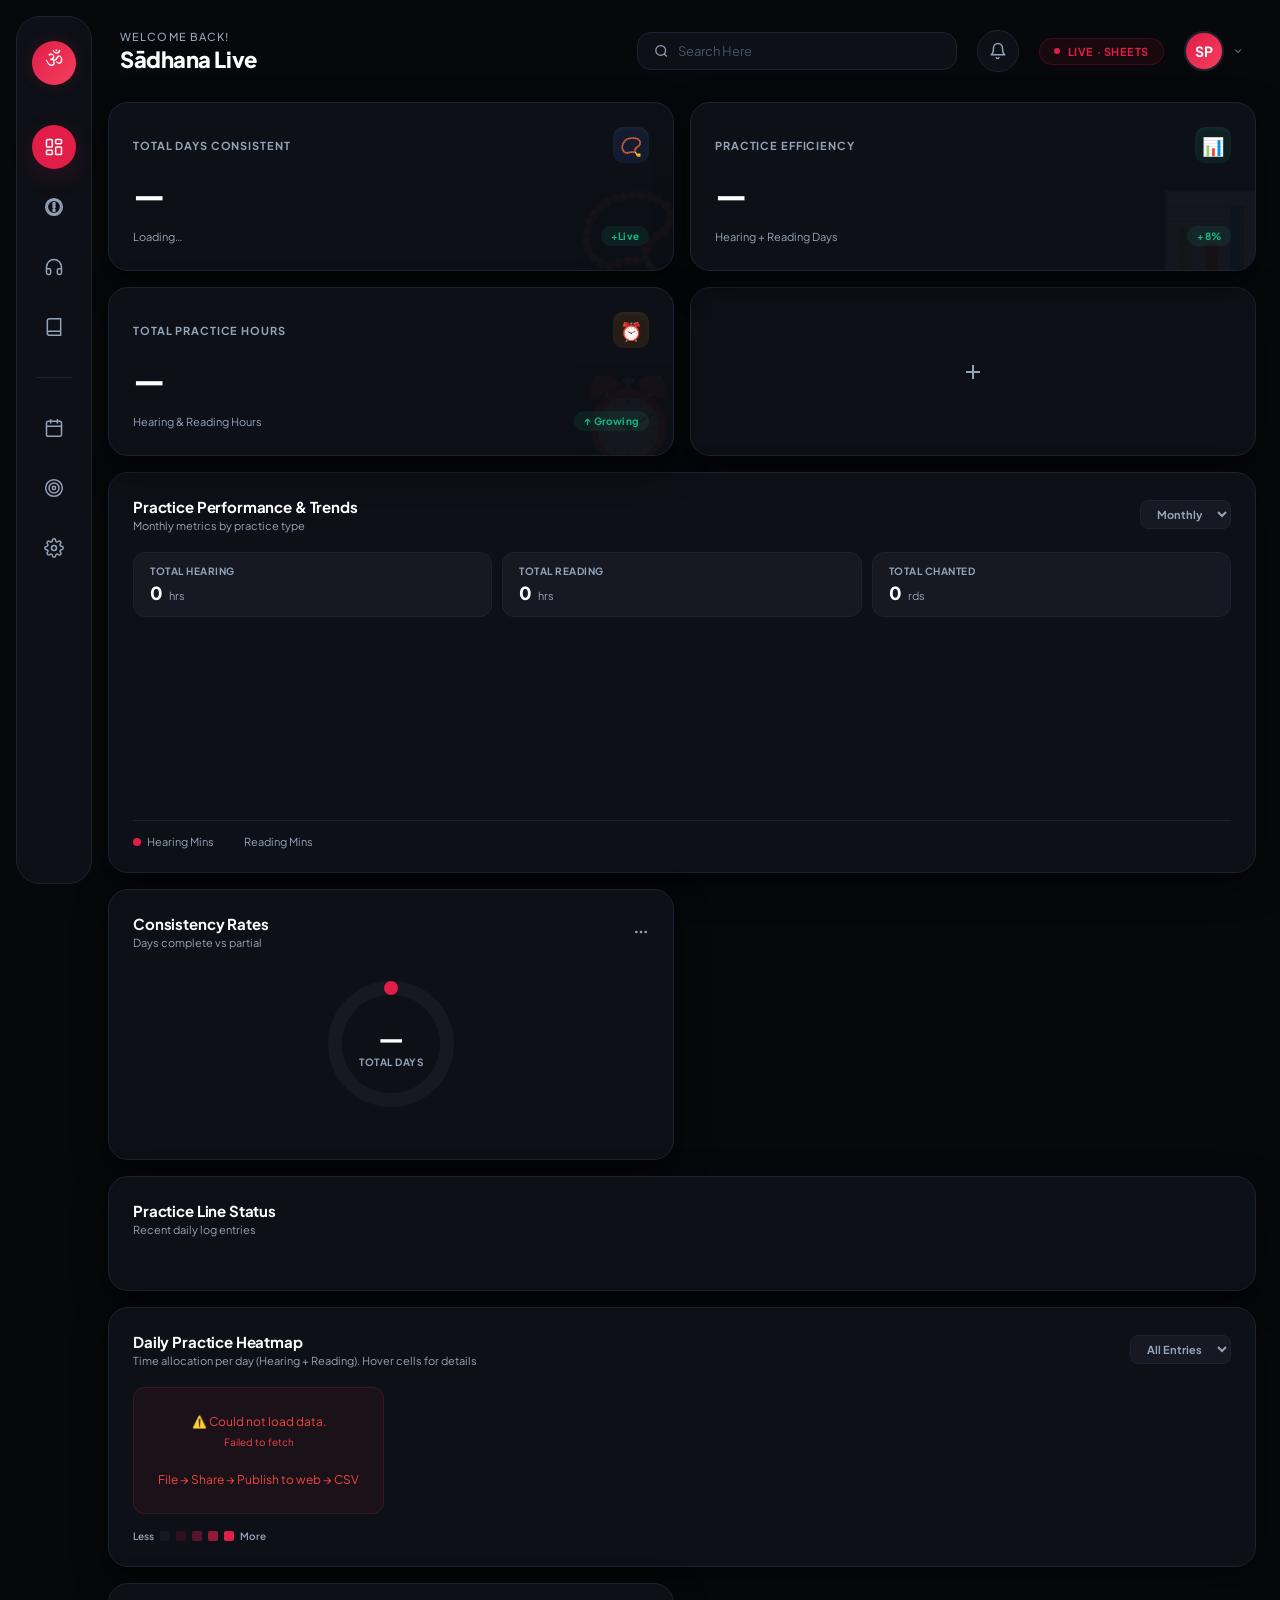
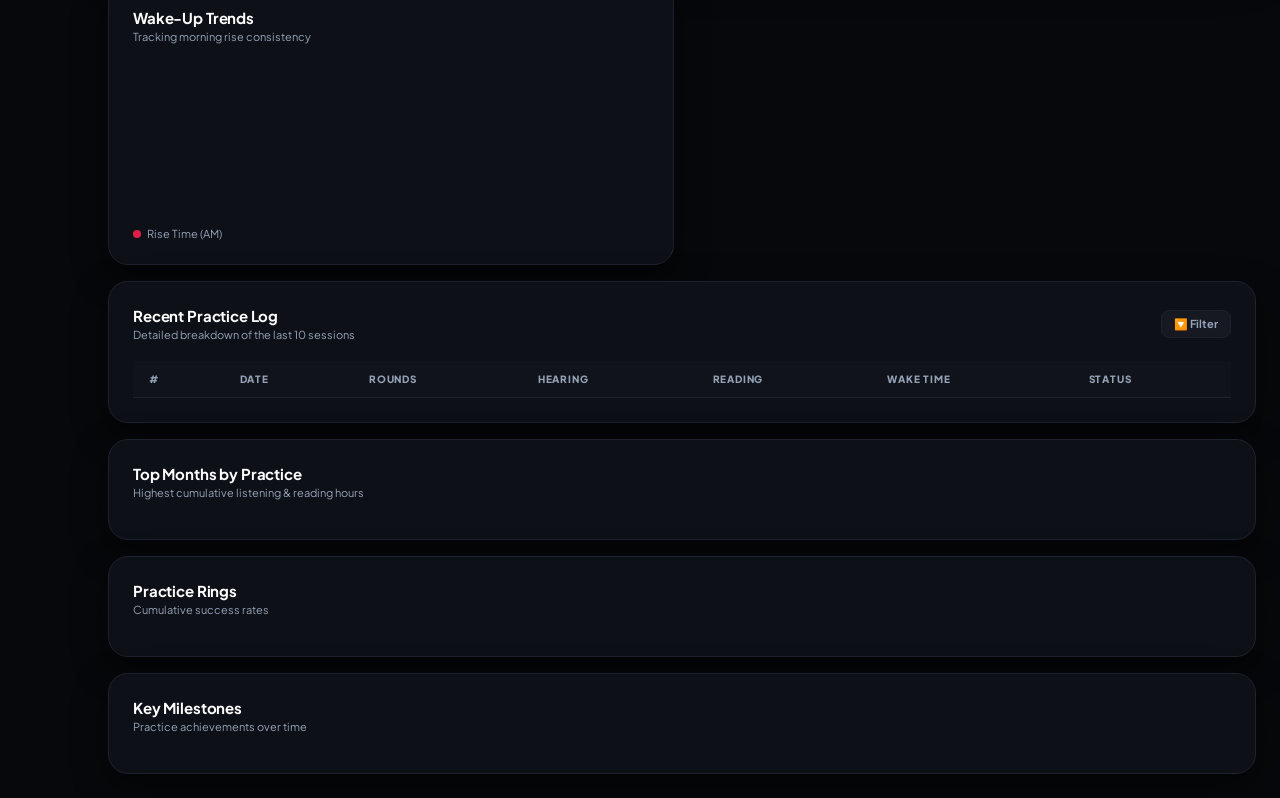
<file: index.html>
<!DOCTYPE html>
<html lang="en">
<head>
<meta charset="UTF-8">
<meta name="viewport" content="width=device-width, initial-scale=1.0">
<title>Sādhana Live Dashboard</title>
<!-- Google Fonts: Plus Jakarta Sans for a clean, modern geometric feel -->
<link href="https://fonts.googleapis.com/css2?family=Plus+Jakarta+Sans:wght@300;400;500;600;700;800&family=Noto+Serif+Devanagari:wght@400;700&display=swap" rel="stylesheet">
<style>
* {
  margin: 0;
  padding: 0;
  box-sizing: border-box;
}
:root {
  --bg: #07080B;
  --surface: #0E1017;
  --surface2: #161822;
  --sidebar: #0E1017;
  --blue: #3B82F6;
  --accent: #E11D48; /* Premium Rose Red active accent */
  --accent-glow: rgba(225, 29, 72, 0.15);
  --teal: #10B981;
  --gold: #F59E0B;
  --red: #EF4444;
  --green: #10B981;
  --ink: #FFFFFF;
  --ink-muted: #94A3B8;
  --ink-dark: #475569;
  --border: #1E2230;
  --border-focus: #31374A;
  --shadow: 0 12px 32px rgba(0, 0, 0, 0.5);
  --card-radius: 20px;
}
body {
  background: var(--bg);
  color: var(--ink);
  font-family: 'Plus Jakarta Sans', sans-serif;
  min-height: 100vh;
  display: flex;
  overflow-x: hidden;
}
/* Scrollbar styling */
::-webkit-scrollbar {
  width: 6px;
  height: 6px;
}
::-webkit-scrollbar-track {
  background: var(--bg);
}
::-webkit-scrollbar-thumb {
  background: var(--border);
  border-radius: 10px;
}
::-webkit-scrollbar-thumb:hover {
  background: var(--ink-dark);
}
/* SIDEBAR */
.sidebar {
  width: 76px;
  height: calc(100vh - 32px);
  background: var(--sidebar);
  border: 1px solid var(--border);
  border-radius: 24px;
  display: flex;
  flex-direction: column;
  align-items: center;
  padding: 24px 0;
  gap: 16px;
  position: fixed;
  left: 16px;
  top: 16px;
  bottom: 16px;
  z-index: 100;
  transition: all 0.3s cubic-bezier(0.4, 0, 0.2, 1);
}
.sidebar-logo {
  width: 44px;
  height: 44px;
  background: linear-gradient(135deg, var(--accent), #f43f5e);
  border-radius: 50%;
  display: flex;
  align-items: center;
  justify-content: center;
  font-family: 'Noto Serif Devanagari', serif;
  font-size: 20px;
  color: #fff;
  margin-bottom: 24px;
  flex-shrink: 0;
  box-shadow: 0 0 16px var(--accent-glow);
}
.nav-item {
  width: 44px;
  height: 44px;
  border-radius: 50%;
  display: flex;
  align-items: center;
  justify-content: center;
  cursor: pointer;
  transition: all 0.25s ease;
  color: var(--ink-muted);
  flex-shrink: 0;
  border: 1px solid transparent;
}
.nav-item svg {
  width: 20px;
  height: 20px;
  fill: none;
  stroke: currentColor;
  stroke-width: 1.8;
  stroke-linecap: round;
  stroke-linejoin: round;
}
.nav-item:hover {
  color: #fff;
  background: var(--surface2);
  border-color: var(--border);
}
.nav-item.active {
  background: var(--accent);
  color: #fff;
  box-shadow: 0 8px 24px var(--accent-glow);
  border-color: transparent;
}
.nav-sep {
  width: 36px;
  height: 1px;
  background: var(--border);
  margin: 12px 0;
}
/* MAIN */
.main {
  margin-left: 108px;
  flex: 1;
  min-height: 100vh;
  display: flex;
  flex-direction: column;
  padding: 16px 24px 24px 0;
}
/* TOP BAR */
.topbar {
  height: 70px;
  display: flex;
  align-items: center;
  padding: 0 12px;
  gap: 20px;
  margin-bottom: 16px;
}
.topbar-welcome {
  font-size: 11px;
  font-weight: 500;
  text-transform: uppercase;
  letter-spacing: 0.1em;
  color: var(--ink-muted);
  margin-bottom: 2px;
}
.topbar-name {
  font-size: 22px;
  font-weight: 800;
  color: #fff;
  letter-spacing: -0.02em;
}
.search-box {
  margin-left: auto;
  display: flex;
  align-items: center;
  gap: 10px;
  background: var(--surface);
  border: 1px solid var(--border);
  border-radius: 14px;
  padding: 10px 16px;
  width: 320px;
  transition: all 0.25s ease;
}
.search-box:focus-within {
  border-color: var(--border-focus);
  box-shadow: 0 0 12px rgba(255,255,255,0.03);
}
.search-box input {
  border: none;
  background: transparent;
  font-size: 13px;
  font-family: inherit;
  color: #fff;
  outline: none;
  width: 100%;
}
.search-box input::placeholder {
  color: var(--ink-dark);
}
.search-box svg {
  width: 16px;
  height: 16px;
  color: var(--ink-muted);
}
.topbar-icon {
  width: 42px;
  height: 42px;
  border-radius: 50%;
  background: var(--surface);
  border: 1px solid var(--border);
  display: flex;
  align-items: center;
  justify-content: center;
  cursor: pointer;
  transition: all 0.2s ease;
  color: var(--ink-muted);
}
.topbar-icon:hover {
  color: #fff;
  border-color: var(--border-focus);
}
.topbar-icon svg {
  width: 18px;
  height: 18px;
  fill: none;
  stroke: currentColor;
  stroke-width: 2;
  stroke-linecap: round;
  stroke-linejoin: round;
}
.live-badge {
  display: flex;
  align-items: center;
  gap: 8px;
  background: rgba(225, 29, 72, 0.08);
  border: 1px solid rgba(225, 29, 72, 0.2);
  border-radius: 20px;
  padding: 6px 14px;
  font-size: 11px;
  font-weight: 700;
  color: var(--accent);
  letter-spacing: .05em;
  text-transform: uppercase;
}
.live-dot {
  width: 6px;
  height: 6px;
  border-radius: 50%;
  background: var(--accent);
  animation: blink 1.6s ease-in-out infinite;
}
@keyframes blink {
  0%, 100% { opacity: 1; transform: scale(1); }
  50% { opacity: 0.3; transform: scale(1.2); }
}
.avatar-wrapper {
  display: flex;
  align-items: center;
  gap: 8px;
  cursor: pointer;
}
.avatar {
  width: 40px;
  height: 40px;
  border-radius: 50%;
  background: linear-gradient(135deg, var(--accent), #f43f5e);
  display: flex;
  align-items: center;
  justify-content: center;
  color: #fff;
  font-size: 14px;
  font-weight: 700;
  border: 2px solid var(--border);
}
.avatar-chevron {
  width: 12px;
  height: 12px;
  color: var(--ink-muted);
}
/* CONTENT GRID */
.content {
  display: grid;
  grid-template-columns: 1fr 1fr 1.1fr 320px;
  grid-template-rows: auto auto auto;
  gap: 16px;
  flex: 1;
}
/* STAT CARDS */
.stat-card {
  background: var(--surface);
  border-radius: var(--card-radius);
  padding: 24px;
  border: 1px solid var(--border);
  box-shadow: var(--shadow);
  display: flex;
  flex-direction: column;
  justify-content: space-between;
  gap: 14px;
  position: relative;
  overflow: hidden;
  transition: transform 0.2s ease, border-color 0.2s ease;
}
.stat-card:hover {
  border-color: var(--border-focus);
}
.stat-card::after {
  content: attr(data-icon);
  position: absolute;
  right: -8px;
  bottom: -16px;
  font-size: 84px;
  opacity: 0.03;
  pointer-events: none;
}
.sc-row {
  display: flex;
  align-items: center;
  justify-content: space-between;
}
.sc-label {
  font-size: 11px;
  font-weight: 700;
  text-transform: uppercase;
  letter-spacing: .08em;
  color: var(--ink-muted);
}
.sc-icon {
  width: 36px;
  height: 36px;
  border-radius: 10px;
  display: flex;
  align-items: center;
  justify-content: center;
  font-size: 18px;
  box-shadow: inset 0 2px 4px rgba(255,255,255,0.05);
}
.sc-icon.blue { background: rgba(59, 130, 246, 0.1); color: var(--blue); }
.sc-icon.teal { background: rgba(16, 185, 129, 0.1); color: var(--teal); }
.sc-icon.orange { background: rgba(245, 158, 11, 0.1); color: var(--gold); }
.sc-num {
  font-size: 32px;
  font-weight: 800;
  color: #fff;
  line-height: 1.1;
  letter-spacing: -0.03em;
}
.sc-change {
  font-size: 10px;
  font-weight: 700;
  padding: 4px 10px;
  border-radius: 20px;
  letter-spacing: 0.02em;
}
.sc-change.up { background: rgba(16, 185, 129, 0.1); color: #10B981; }
.sc-change.dn { background: rgba(239, 68, 68, 0.1); color: #EF4444; }
.sc-sub {
  font-size: 11px;
  color: var(--ink-muted);
}
/* PLUS BUTTON CARD */
.plus-card-wrap {
  display: flex;
  align-items: stretch;
}
.add-btn-card {
  flex: 1;
  background: var(--surface);
  border: 1px solid var(--border);
  border-radius: var(--card-radius);
  display: flex;
  align-items: center;
  justify-content: center;
  cursor: pointer;
  transition: all 0.25s ease;
  box-shadow: var(--shadow);
}
.add-btn-card:hover {
  border-color: var(--accent);
  background: rgba(225, 29, 72, 0.02);
  box-shadow: 0 0 16px rgba(225, 29, 72, 0.05);
}
.add-btn-card svg {
  width: 24px;
  height: 24px;
  color: var(--ink-muted);
  transition: color 0.2s ease, transform 0.2s ease;
}
.add-btn-card:hover svg {
  color: var(--accent);
  transform: rotate(90deg);
}
/* CARD SYSTEM STANDARD */
.card-header {
  display: flex;
  align-items: center;
  justify-content: space-between;
  margin-bottom: 20px;
}
.card-title-group {
  display: flex;
  flex-direction: column;
}
.card-title {
  font-size: 15px;
  font-weight: 700;
  color: #fff;
  letter-spacing: -0.01em;
}
.card-sub {
  font-size: 11px;
  color: var(--ink-muted);
  margin-top: 3px;
}
.card-actions {
  display: flex;
  gap: 6px;
  align-items: center;
}
/* CURRENT STOCK / DETAILED CHARTS */
.chart-detail-card {
  grid-column: 1/3;
  background: var(--surface);
  border-radius: var(--card-radius);
  padding: 24px;
  border: 1px solid var(--border);
  box-shadow: var(--shadow);
}
.sub-metrics-row {
  display: grid;
  grid-template-columns: 1fr 1fr 1fr;
  gap: 10px;
  margin-bottom: 24px;
}
.sub-metric-item {
  background: var(--surface2);
  border: 1px solid var(--border);
  border-radius: 12px;
  padding: 12px 16px;
  display: flex;
  flex-direction: column;
  gap: 4px;
  transition: border-color 0.2s ease;
}
.sub-metric-item:hover {
  border-color: var(--border-focus);
}
.sm-lbl {
  font-size: 10px;
  font-weight: 700;
  text-transform: uppercase;
  letter-spacing: 0.05em;
  color: var(--ink-muted);
}
.sm-val-group {
  display: flex;
  align-items: baseline;
  gap: 6px;
}
.sm-val {
  font-size: 18px;
  font-weight: 800;
  color: #fff;
}
.sm-unit {
  font-size: 11px;
  color: var(--ink-muted);
}
.bc-chart {
  display: flex;
  align-items: flex-end;
  gap: 12px;
  height: 180px;
  margin-top: 10px;
  border-bottom: 1px solid var(--border);
  padding-bottom: 10px;
}
.bc-group {
  flex: 1;
  display: flex;
  flex-direction: column;
  align-items: center;
  gap: 8px;
  min-width: 0;
}
.bc-bars {
  width: 100%;
  display: flex;
  align-items: flex-end;
  gap: 4px;
  height: 150px;
}
.bc-bar {
  flex: 1;
  border-radius: 6px 6px 0 0;
  min-height: 2px;
  cursor: pointer;
  transition: all 0.2s ease;
}
.bc-bar:hover {
  filter: brightness(1.2);
  transform: translateY(-2px);
}
.bc-bar.h {
  background: linear-gradient(180deg, var(--accent), rgba(225, 29, 72, 0.4));
  box-shadow: 0 4px 12px rgba(225, 29, 72, 0.15);
}
.bc-bar.r {
  background: linear-gradient(180deg, var(--ink-muted), var(--ink-dark));
  box-shadow: 0 4px 12px rgba(255, 255, 255, 0.02);
}
.bc-lbl {
  font-size: 10px;
  color: var(--ink-muted);
  font-weight: 600;
}
.legend-row {
  display: flex;
  gap: 16px;
  margin-top: 14px;
  font-size: 11px;
  color: var(--ink-muted);
}
.legend-row span {
  display: flex;
  align-items: center;
  gap: 6px;
}
.ldot {
  width: 8px;
  height: 8px;
  border-radius: 50%;
  display: inline-block;
}
.ldot.red { background: var(--accent); }
.ldot.grey { background: var(--ink-muted); }
/* SELECT / DROPDOWN CUSTOM */
.dropdown-select {
  background: var(--surface2);
  border: 1px solid var(--border);
  color: var(--ink-muted);
  font-size: 11px;
  font-weight: 700;
  padding: 6px 12px;
  border-radius: 8px;
  cursor: pointer;
  font-family: inherit;
  outline: none;
  transition: all 0.2s ease;
}
.dropdown-select:hover {
  border-color: var(--border-focus);
  color: #fff;
}
/* DONUT / DEFECT CARD */
.donut-card {
  background: var(--surface);
  border-radius: var(--card-radius);
  padding: 24px;
  border: 1px solid var(--border);
  box-shadow: var(--shadow);
}
.donut-wrap {
  display: flex;
  flex-direction: column;
  align-items: center;
  justify-content: center;
  position: relative;
  margin: 16px 0;
}
.donut-center {
  position: absolute;
  text-align: center;
  z-index: 2;
}
.donut-center-num {
  font-size: 26px;
  font-weight: 800;
  color: #fff;
  letter-spacing: -0.02em;
}
.donut-center-lbl {
  font-size: 10px;
  color: var(--ink-muted);
  font-weight: 700;
  text-transform: uppercase;
  letter-spacing: 0.05em;
  margin-top: 2px;
}
.donut-legend {
  display: flex;
  flex-direction: column;
  gap: 10px;
  margin-top: 14px;
  width: 100%;
}
.dl-item {
  display: flex;
  align-items: center;
  justify-content: space-between;
  font-size: 12px;
  padding: 4px 0;
}
.dl-lbl {
  color: var(--ink-muted);
  display: flex;
  align-items: center;
}
.dl-dot {
  width: 8px;
  height: 8px;
  border-radius: 50%;
  margin-right: 8px;
  flex-shrink: 0;
}
.dl-val {
  font-weight: 700;
  color: #fff;
}
/* HEATMAP CARD */
.heatmap-card {
  grid-column: 1/4;
  background: var(--surface);
  border-radius: var(--card-radius);
  padding: 24px;
  border: 1px solid var(--border);
  box-shadow: var(--shadow);
}
.heatmap-grid {
  display: flex;
  flex-wrap: wrap;
  gap: 4px;
}
.hm-cell {
  width: 18px;
  height: 18px;
  border-radius: 4px;
  cursor: pointer;
  transition: all 0.15s cubic-bezier(0.4, 0, 0.2, 1);
  position: relative;
  border: 1px solid transparent;
}
.hm-cell:hover {
  transform: scale(1.4);
  z-index: 10;
  box-shadow: 0 4px 12px rgba(0,0,0,0.5);
  border-color: rgba(255,255,255,0.25);
}
.hm-cell.l0 { background: #161822; }
.hm-cell.l1 { background: rgba(225, 29, 72, 0.15); }
.hm-cell.l2 { background: rgba(225, 29, 72, 0.35); }
.hm-cell.l3 { background: rgba(225, 29, 72, 0.65); }
.hm-cell.l4 { background: #E11D48; box-shadow: 0 0 10px rgba(225, 29, 72, 0.3); }
.hm-legend {
  display: flex;
  align-items: center;
  gap: 6px;
  margin-top: 16px;
  font-size: 10px;
  font-weight: 600;
  color: var(--ink-muted);
}
.hm-legend div {
  width: 10px;
  height: 10px;
  border-radius: 2px;
}
.tip {
  display: none;
  position: absolute;
  bottom: calc(100% + 8px);
  left: 50%;
  transform: translateX(-50%);
  background: var(--surface2);
  color: #fff;
  border: 1px solid var(--border);
  border-radius: 8px;
  padding: 8px 12px;
  font-size: 10px;
  line-height: 1.4;
  white-space: nowrap;
  z-index: 100;
  box-shadow: var(--shadow);
}
.tip::after {
  content: '';
  position: absolute;
  top: 100%;
  left: 50%;
  transform: translateX(-50%);
  border: 5px solid transparent;
  border-top-color: var(--surface2);
}
.hm-cell:hover .tip {
  display: block;
}
/* WAKE CHART / LINE GRAPH */
.wake-card {
  background: var(--surface);
  border-radius: var(--card-radius);
  padding: 24px;
  border: 1px solid var(--border);
  box-shadow: var(--shadow);
}
.wake-chart-container {
  height: 150px;
  margin-top: 16px;
  position: relative;
  width: 100%;
}
.wake-svg-glow {
  filter: drop-shadow(0px 4px 12px rgba(225, 29, 72, 0.3));
}
.wake-dot-marker {
  cursor: pointer;
  transition: r 0.15s ease, fill 0.15s ease;
}
.wake-dot-marker:hover {
  r: 6;
  fill: #fff;
}
/* STATUS CARD (PRODUCTION LINE STYLE) */
.status-card {
  grid-row: 1/4;
  grid-column: 4;
  background: var(--surface);
  border-radius: var(--card-radius);
  padding: 24px;
  border: 1px solid var(--border);
  box-shadow: var(--shadow);
  display: flex;
  flex-direction: column;
}
.status-list {
  display: flex;
  flex-direction: column;
  gap: 12px;
  margin-top: 10px;
  flex: 1;
}
.status-item {
  background: var(--surface2);
  border: 1px solid var(--border);
  border-radius: 14px;
  padding: 16px;
  display: flex;
  gap: 14px;
  align-items: center;
  transition: all 0.2s ease;
}
.status-item:hover {
  border-color: var(--border-focus);
}
.status-img {
  width: 48px;
  height: 48px;
  border-radius: 12px;
  background: rgba(255,255,255,0.03);
  border: 1px solid var(--border);
  display: flex;
  align-items: center;
  justify-content: center;
  font-size: 20px;
  flex-shrink: 0;
  box-shadow: inset 0 2px 4px rgba(255,255,255,0.02);
}
.status-info-col {
  flex: 1;
  min-width: 0;
}
.si-title {
  font-size: 13px;
  font-weight: 700;
  color: #fff;
}
.si-sub {
  font-size: 11px;
  color: var(--ink-muted);
  margin-top: 2px;
  white-space: nowrap;
  overflow: hidden;
  text-overflow: ellipsis;
}
.si-badge {
  font-size: 9px;
  font-weight: 800;
  padding: 4px 10px;
  border-radius: 20px;
  display: inline-block;
  margin-top: 6px;
  text-transform: uppercase;
  letter-spacing: 0.05em;
}
.si-badge.active { background: rgba(16, 185, 129, 0.1); color: #10B981; }
.si-badge.sched { background: rgba(245, 158, 11, 0.1); color: #F59E0B; }
.si-badge.wait { background: rgba(239, 68, 68, 0.1); color: #EF4444; }
/* TABLE CARD */
.table-card {
  grid-column: 1/3;
  background: var(--surface);
  border-radius: var(--card-radius);
  padding: 24px;
  border: 1px solid var(--border);
  box-shadow: var(--shadow);
}
.data-table-wrapper {
  overflow-x: auto;
  margin-top: 14px;
}
.data-table {
  width: 100%;
  border-collapse: collapse;
  font-size: 12px;
  text-align: left;
}
.data-table th {
  font-size: 10px;
  font-weight: 800;
  text-transform: uppercase;
  letter-spacing: .08em;
  color: var(--ink-muted);
  padding: 12px 16px;
  border-bottom: 1px solid var(--border);
  background: rgba(255,255,255,0.01);
}
.data-table td {
  padding: 14px 16px;
  border-bottom: 1px solid var(--border);
  color: #fff;
}
.data-table tr:last-child td {
  border-bottom: none;
}
.data-table tr {
  transition: background 0.15s ease;
}
.data-table tr:hover td {
  background: rgba(255,255,255,0.02);
}
.td-badge {
  font-size: 9px;
  font-weight: 800;
  padding: 4px 10px;
  border-radius: 20px;
  text-transform: uppercase;
  letter-spacing: 0.05em;
}
.td-badge.done { background: rgba(16, 185, 129, 0.1); color: #10B981; }
.td-badge.miss { background: rgba(239, 68, 68, 0.1); color: #EF4444; }
.td-badge.part { background: rgba(245, 158, 11, 0.1); color: #F59E0B; }
.td-rounds {
  font-weight: 700;
  color: var(--accent);
}
/* TOP MONTHS SCROLL CARD */
.mini-stat-card {
  background: var(--surface);
  border-radius: var(--card-radius);
  padding: 24px;
  border: 1px solid var(--border);
  box-shadow: var(--shadow);
}
.monthly-scroll {
  display: flex;
  flex-direction: column;
  gap: 10px;
  max-height: 240px;
  overflow-y: auto;
  padding-right: 4px;
}
.month-row {
  display: flex;
  align-items: center;
  gap: 12px;
  padding: 12px;
  background: var(--surface2);
  border: 1px solid var(--border);
  border-radius: 12px;
  cursor: pointer;
  transition: all 0.2s ease;
}
.month-row:hover {
  border-color: var(--border-focus);
  background: rgba(255,255,255,0.02);
}
.month-rank {
  width: 24px;
  height: 24px;
  border-radius: 8px;
  background: rgba(255,255,255,0.04);
  border: 1px solid var(--border);
  color: #fff;
  font-size: 10px;
  font-weight: 800;
  display: flex;
  align-items: center;
  justify-content: center;
  flex-shrink: 0;
}
.month-info {
  flex: 1;
  min-width: 0;
}
.month-name {
  font-size: 12px;
  font-weight: 700;
  color: #fff;
}
.month-prog {
  height: 4px;
  background: var(--border);
  border-radius: 10px;
  margin-top: 6px;
  overflow: hidden;
}
.month-prog-fill {
  height: 100%;
  background: linear-gradient(90deg, var(--accent), #f43f5e);
  border-radius: 10px;
}
.month-val {
  font-size: 12px;
  font-weight: 800;
  color: var(--accent);
  flex-shrink: 0;
}
/* RINGS ROW */
.rings-row {
  display: grid;
  grid-template-columns: 1fr 1fr;
  gap: 12px;
}
.ring-block {
  background: var(--surface2);
  border: 1px solid var(--border);
  border-radius: 14px;
  padding: 16px;
  text-align: center;
  display: flex;
  flex-direction: column;
  align-items: center;
  justify-content: center;
  transition: border-color 0.2s ease;
}
.ring-block:hover {
  border-color: var(--border-focus);
}
svg.ring-svg {
  transform: rotate(-90deg);
}
svg.ring-svg circle {
  fill: none;
  stroke-linecap: round;
}
.rng-val {
  font-size: 18px;
  font-weight: 800;
  color: #fff;
  margin-top: 10px;
}
.rng-lbl {
  font-size: 9px;
  letter-spacing: .08em;
  text-transform: uppercase;
  color: var(--ink-muted);
  font-weight: 700;
  margin-top: 2px;
}
/* MILESTONE CARD */
.milestone-card {
  background: var(--surface);
  border-radius: var(--card-radius);
  padding: 24px;
  border: 1px solid var(--border);
  box-shadow: var(--shadow);
}
.tl-list {
  position: relative;
  padding-left: 20px;
}
.tl-list::before {
  content: '';
  position: absolute;
  left: 4px;
  top: 6px;
  bottom: 6px;
  width: 1px;
  background: var(--border);
}
.tl-item {
  position: relative;
  margin-bottom: 20px;
}
.tl-item:last-child {
  margin-bottom: 0;
}
.tl-dot {
  position: absolute;
  left: -20px;
  top: 4px;
  width: 9px;
  height: 9px;
  border-radius: 50%;
  background: var(--accent);
  box-shadow: 0 0 10px var(--accent-glow);
}
.tl-date {
  font-size: 9px;
  letter-spacing: .08em;
  text-transform: uppercase;
  color: var(--accent);
  font-weight: 800;
  margin-bottom: 4px;
}
.tl-text {
  font-size: 11px;
  color: var(--ink-muted);
  line-height: 1.5;
}
.tl-text strong {
  color: #fff;
  font-weight: 700;
}
/* LOADING SCREEN */
#loader {
  position: fixed;
  inset: 0;
  background: var(--bg);
  display: flex;
  flex-direction: column;
  align-items: center;
  justify-content: center;
  z-index: 9999;
  transition: opacity 0.6s ease;
}
.loader-om {
  font-family: 'Noto Serif Devanagari', serif;
  font-size: 80px;
  color: var(--accent);
  text-shadow: 0 0 32px var(--accent-glow);
  animation: lp 1.8s ease-in-out infinite;
}
@keyframes lp {
  0%, 100% { opacity: .4; transform: scale(.95); }
  50% { opacity: 1; transform: scale(1.05); }
}
.loader-txt {
  color: var(--ink-muted);
  font-size: 10px;
  font-weight: 700;
  letter-spacing: .25em;
  margin-top: 24px;
  text-transform: uppercase;
}
#loader.out {
  opacity: 0;
  pointer-events: none;
}
#app {
  opacity: 0;
  transition: opacity 0.6s ease;
  width: 100%;
}
.err {
  background: rgba(239, 68, 68, 0.05);
  border: 1px solid rgba(239, 68, 68, 0.15);
  border-radius: 12px;
  padding: 24px;
  color: var(--red);
  font-size: 12px;
  text-align: center;
  line-height: 1.6;
}
/* RESPONSIVENESS */
@media(max-width: 1350px) {
  .content {
    grid-template-columns: 1fr 1fr;
    grid-template-rows: auto;
  }
  .right-col-item {
    grid-column: 1/3 !important;
  }
  .heatmap-card, .chart-detail-card, .table-card {
    grid-column: 1/3 !important;
  }
  .status-card {
    grid-row: auto !important;
    grid-column: 1/3 !important;
  }
}
@media(max-width: 768px) {
  body {
    flex-direction: column;
  }
  .sidebar {
    width: calc(100vw - 32px);
    height: 60px;
    flex-direction: row;
    padding: 0 20px;
    position: sticky;
    top: 16px;
    left: 16px;
    right: 16px;
    margin-bottom: 8px;
  }
  .sidebar-logo {
    margin-bottom: 0;
    width: 36px;
    height: 36px;
  }
  .nav-sep {
    width: 1px;
    height: 24px;
    margin: 0 8px;
  }
  .main {
    margin-left: 16px;
    padding: 0 16px 16px 16px;
  }
  .content {
    grid-template-columns: 1fr;
  }
  .heatmap-card, .chart-detail-card, .table-card, .status-card, .right-col-item {
    grid-column: 1 !important;
  }
  .search-box {
    display: none; /* Hide search box on tiny screens for layout */
  }
}
</style>
</head>
<body>
<div id="loader">
  <div class="loader-om">ॐ</div>
  <p class="loader-txt">Fetching your sādhana…</p>
</div>
<div id="app">
<!-- SIDEBAR -->
<div class="sidebar">
  <div class="sidebar-logo">ॐ</div>
  <div class="nav-item active" title="Dashboard">
    <svg viewBox="0 0 24 24"><rect x="3" y="3" width="7" height="9" rx="1"/><rect x="14" y="3" width="7" height="5" rx="1"/><rect x="14" y="12" width="7" height="9" rx="1"/><rect x="3" y="16" width="7" height="5" rx="1"/></svg>
  </div>
  <div class="nav-item" title="Practice">
    <svg viewBox="0 0 24 24"><path d="M12 2A10 10 0 0 0 2 12a10 10 0 0 0 10 10 10 10 0 0 0 10-10A10 10 0 0 0 12 2zm0 18c-4.41 0-8-3.59-8-8s3.59-8 8-8 8 3.59 8 8-3.59 8-8 8zm-1-13h2v6h-2zm0 8h2v2h-2z"/></svg>
  </div>
  <div class="nav-item" title="Hearing">
    <svg viewBox="0 0 24 24"><path d="M3 18v-6a9 9 0 0 1 18 0v6M21 19a2 2 0 0 1-2 2h-1a2 2 0 0 1-2-2v-3a2 2 0 0 1 2-2h3M3 19a2 2 0 0 0 2 2h1a2 2 0 0 0 2-2v-3a2 2 0 0 0-2-2H3"/></svg>
  </div>
  <div class="nav-item" title="Reading">
    <svg viewBox="0 0 24 24"><path d="M4 19.5A2.5 2.5 0 0 1 6.5 17H20M4 4.5A2.5 2.5 0 0 1 6.5 2H20v20H6.5a2.5 2.5 0 0 1-2.5-2.5v-15z"/></svg>
  </div>
  <div class="nav-sep"></div>
  <div class="nav-item" title="Calendar">
    <svg viewBox="0 0 24 24"><rect x="3" y="4" width="18" height="18" rx="2" ry="2"/><line x1="16" y1="2" x2="16" y2="6"/><line x1="8" y1="2" x2="8" y2="6"/><line x1="3" y1="10" x2="21" y2="10"/></svg>
  </div>
  <div class="nav-item" title="Goals">
    <svg viewBox="0 0 24 24"><circle cx="12" cy="12" r="10"/><circle cx="12" cy="12" r="6"/><circle cx="12" cy="12" r="2"/></svg>
  </div>
  <div class="nav-item" title="Settings">
    <svg viewBox="0 0 24 24"><circle cx="12" cy="12" r="3"/><path d="M19.4 15a1.65 1.65 0 0 0 .33 1.82l.06.06a2 2 0 1 1-2.83 2.83l-.06-.06a1.65 1.65 0 0 0-1.82-.33 1.65 1.65 0 0 0-1 1.51V21a2 2 0 0 1-4 0v-.09A1.65 1.65 0 0 0 9 19.4a1.65 1.65 0 0 0-1.82.33l-.06.06a2 2 0 1 1-2.83-2.83l.06-.06a1.65 1.65 0 0 0 .33-1.82 1.65 1.65 0 0 0-1.51-1H3a2 2 0 0 1 0-4h.09A1.65 1.65 0 0 0 4.6 9a1.65 1.65 0 0 0-.33-1.82l-.06-.06a2 2 0 1 1 2.83-2.83l.06.06a1.65 1.65 0 0 0 1.82.33H9a1.65 1.65 0 0 0 1-1.51V3a2 2 0 0 1 4 0v.09a1.65 1.65 0 0 0 1 1.51 1.65 1.65 0 0 0 1.82-.33l.06-.06a2 2 0 1 1 2.83 2.83l-.06.06a1.65 1.65 0 0 0-.33 1.82V9a1.65 1.65 0 0 0 1.51 1H21a2 2 0 0 1 0 4h-.09a1.65 1.65 0 0 0-1.51 1z"/></svg>
  </div>
</div>
<!-- MAIN -->
<div class="main">
  <!-- TOPBAR -->
  <div class="topbar">
    <div>
      <div class="topbar-welcome">Welcome back!</div>
      <div class="topbar-name">Sādhana Live</div>
    </div>
    <div class="search-box">
      <svg fill="none" stroke="currentColor" stroke-width="2" viewBox="0 0 24 24"><circle cx="11" cy="11" r="8"/><line x1="21" y1="21" x2="16.65" y2="16.65"/></svg>
      <input type="text" placeholder="Search Here">
    </div>
    <div class="topbar-icon" title="Notifications">
      <svg viewBox="0 0 24 24"><path d="M18 8A6 6 0 0 0 6 8c0 7-3 9-3 9h18s-3-2-3-9zm-4.73 13a2 2 0 0 1-3.54 0"/></svg>
    </div>
    <div class="live-badge"><span class="live-dot"></span> Live · Sheets</div>
    <div class="avatar-wrapper">
      <div class="avatar">SP</div>
      <svg class="avatar-chevron" fill="none" stroke="currentColor" stroke-width="2" viewBox="0 0 24 24"><polyline points="6 9 12 15 18 9"/></svg>
    </div>
  </div>
  <!-- CONTENT GRID -->
  <div class="content">
    <!-- STAT CARDS ROW -->
    <div class="stat-card" data-icon="📿">
      <div class="sc-row">
        <div class="sc-label">Total Days Consistent</div>
        <div class="sc-icon blue">📿</div>
      </div>
      <div class="sc-num" id="sc1">—</div>
      <div class="sc-row">
        <div class="sc-sub" id="sc1sub">Loading…</div>
        <div class="sc-change up" id="sc1chg">+Live</div>
      </div>
    </div>
    <div class="stat-card" data-icon="📊">
      <div class="sc-row">
        <div class="sc-label">Practice Efficiency</div>
        <div class="sc-icon teal">📊</div>
      </div>
      <div class="sc-num" id="sc2">—</div>
      <div class="sc-row">
        <div class="sc-sub">Hearing + Reading Days</div>
        <div class="sc-change up" id="sc2chg">+8%</div>
      </div>
    </div>
    <div class="stat-card" data-icon="⏰">
      <div class="sc-row">
        <div class="sc-label">Total Practice Hours</div>
        <div class="sc-icon orange">⏰</div>
      </div>
      <div class="sc-num" id="sc3">—</div>
      <div class="sc-row">
        <div class="sc-sub">Hearing & Reading Hours</div>
        <div class="sc-change up">↑ Growing</div>
      </div>
    </div>
    <!-- PLUS CARD -->
    <div class="plus-card-wrap">
      <div class="add-btn-card" title="Add Session Log">
        <svg fill="none" stroke="currentColor" stroke-width="2" viewBox="0 0 24 24"><line x1="12" y1="5" x2="12" y2="19"/><line x1="5" y1="12" x2="19" y2="12"/></svg>
      </div>
    </div>
    <!-- CURRENT PERFORMANCE DETAILS CARD (Double bar chart & stats) -->
    <div class="chart-detail-card">
      <div class="card-header">
        <div class="card-title-group">
          <div class="card-title">Practice Performance & Trends</div>
          <div class="card-sub">Monthly metrics by practice type</div>
        </div>
        <div class="card-actions">
          <select class="dropdown-select" id="practicePeriodSelect">
            <option>Monthly</option>
            <option>Weekly</option>
          </select>
        </div>
      </div>
      
      <div class="sub-metrics-row">
        <div class="sub-metric-item">
          <span class="sm-lbl">Total Hearing</span>
          <div class="sm-val-group">
            <span class="sm-val" id="detHear">0</span>
            <span class="sm-unit">hrs</span>
          </div>
        </div>
        <div class="sub-metric-item">
          <span class="sm-lbl">Total Reading</span>
          <div class="sm-val-group">
            <span class="sm-val" id="detRead">0</span>
            <span class="sm-unit">hrs</span>
          </div>
        </div>
        <div class="sub-metric-item">
          <span class="sm-lbl">Total Chanted</span>
          <div class="sm-val-group">
            <span class="sm-val" id="detRounds">0</span>
            <span class="sm-unit">rds</span>
          </div>
        </div>
      </div>
      <div class="bc-chart" id="monthlyBars"></div>
      
      <div class="legend-row">
        <span><span class="ldot red"></span>Hearing Mins</span>
        <span><span class="ldot"></span>Reading Mins</span>
      </div>
    </div>
    <!-- CONSISTENCY DONUT CARD (Defect rates styling) -->
    <div class="donut-card">
      <div class="card-header">
        <div class="card-title-group">
          <div class="card-title">Consistency Rates</div>
          <div class="card-sub">Days complete vs partial</div>
        </div>
        <svg style="width:16px;height:16px;color:var(--ink-muted);cursor:pointer;" fill="currentColor" viewBox="0 0 24 24"><circle cx="5" cy="12" r="2"/><circle cx="12" cy="12" r="2"/><circle cx="19" cy="12" r="2"/></svg>
      </div>
      <div class="donut-wrap">
        <svg width="150" height="150" viewBox="0 0 150 150">
          <!-- Background circle track -->
          <circle cx="75" cy="75" r="56" fill="none" stroke="#161822" stroke-width="14"/>
          <!-- Main rose accent ring representing general consistency -->
          <circle cx="75" cy="75" r="56" fill="none" stroke="var(--accent)" stroke-width="14"
            stroke-dasharray="0 352" stroke-linecap="round" id="donutR1" style="transform:rotate(-90deg);transform-origin:75px 75px;transition:stroke-dasharray 1.2s ease"/>
        </svg>
        <div class="donut-center">
          <div class="donut-center-num" id="donutCenter">—</div>
          <div class="donut-center-lbl">Total Days</div>
        </div>
      </div>
      <div class="donut-legend" id="donutLegend"></div>
    </div>
    <!-- STATUS CARD — Right column row 1-3 -->
    <div class="status-card">
      <div class="card-header">
        <div class="card-title-group">
          <div class="card-title">Practice Line Status</div>
          <div class="card-sub">Recent daily log entries</div>
        </div>
      </div>
      <div class="status-list" id="statusList">
        <!-- Filled by Javascript -->
      </div>
    </div>
    <!-- DAILY PRACTICE HEATMAP -->
    <div class="heatmap-card">
      <div class="card-header">
        <div class="card-title-group">
          <div class="card-title">Daily Practice Heatmap</div>
          <div class="card-sub">Time allocation per day (Hearing + Reading). Hover cells for details</div>
        </div>
        <div class="card-actions">
          <select class="dropdown-select">
            <option>All Entries</option>
          </select>
        </div>
      </div>
      <div class="heatmap-grid" id="heatmap"></div>
      <div class="hm-legend">
        Less
        <div style="background:#161822;"></div>
        <div style="background:rgba(225, 29, 72, 0.15)"></div>
        <div style="background:rgba(225, 29, 72, 0.35)"></div>
        <div style="background:rgba(225, 29, 72, 0.65)"></div>
        <div style="background:#E11D48"></div>
        More
      </div>
    </div>
    <!-- WAKE UP PATTERN LINE CHART -->
    <div class="wake-card">
      <div class="card-header">
        <div class="card-title-group">
          <div class="card-title">Wake-Up Trends</div>
          <div class="card-sub">Tracking morning rise consistency</div>
        </div>
      </div>
      <div class="wake-chart-container" id="wakeChart"></div>
      <div class="legend-row">
        <span><span class="ldot red"></span>Rise Time (AM)</span>
      </div>
    </div>
    <!-- PENDING / LOG TABLE -->
    <div class="table-card">
      <div class="card-header">
        <div class="card-title-group">
          <div class="card-title">Recent Practice Log</div>
          <div class="card-sub">Detailed breakdown of the last 10 sessions</div>
        </div>
        <div class="card-actions">
          <button class="dropdown-select">🔽 Filter</button>
        </div>
      </div>
      <div class="data-table-wrapper">
        <table class="data-table" id="dataTable">
          <thead>
            <tr>
              <th>#</th>
              <th>Date</th>
              <th>Rounds</th>
              <th>Hearing</th>
              <th>Reading</th>
              <th>Wake Time</th>
              <th>Status</th>
            </tr>
          </thead>
          <tbody id="tableBody"></tbody>
        </table>
      </div>
    </div>
    <!-- TOP MONTHS -->
    <div class="mini-stat-card right-col-item">
      <div class="card-title-group" style="margin-bottom: 16px;">
        <div class="card-title">Top Months by Practice</div>
        <div class="card-sub">Highest cumulative listening & reading hours</div>
      </div>
      <div class="monthly-scroll" id="topMonths"></div>
    </div>
    <!-- RINGS -->
    <div class="mini-stat-card right-col-item">
      <div class="card-title-group" style="margin-bottom: 16px;">
        <div class="card-title">Practice Rings</div>
        <div class="card-sub">Cumulative success rates</div>
      </div>
      <div class="rings-row" id="rings"></div>
    </div>
    <!-- MILESTONES -->
    <div class="milestone-card right-col-item">
      <div class="card-title-group" style="margin-bottom: 16px;">
        <div class="card-title">Key Milestones</div>
        <div class="card-sub">Practice achievements over time</div>
      </div>
      <div class="tl-list" id="milestones"></div>
    </div>
  </div>
</div>
</div>
<script>
const SHEET_CSV="https://docs.google.com/spreadsheets/d/e/2PACX-1vRoyUszFu7zBrONHTjBdD_cCdySDDpvMAO3jOcStdRmI4-8xpAlUHYpFEp-DnwC8IhEXAFByheb-XTr/pub?output=csv";
function parseCSV(t){
  const lines=t.trim().split('\n'),headers=lines[0].split(',').map(h=>h.trim()),rows=[];
  for(let i=1;i<lines.length;i++){
    const cols=lines[i].split(',').map(c=>c.trim());
    if(!cols[0])continue;
    const o={};headers.forEach((h,j)=>o[h]=cols[j]||'');rows.push(o);
  }
  return rows;
}
function parseMins(s){
  if(!s)return 0;s=s.toString().trim();
  const m1=s.match(/^(\d+)\s*min/i);if(m1)return+m1[1];
  const m2=s.match(/^(\d+)h[.\s]?(\d+)/i);if(m2)return+m2[1]*60+ +m2[2];
  const m3=s.match(/^(\d+)/);return m3?+m3[1]:0;
}
function parseWake(s){
  if(!s)return 8;s=s.toString().trim();
  const m=s.match(/(\d+)[.:,](\d+)\s*(AM|PM)/i);if(!m)return 8;
  let h=+m[1],mn=+m[2],ap=m[3].toUpperCase();
  if(ap==='PM'&&h!==12)h+=12;if(ap==='AM'&&h===12)h=0;
  return h+mn/60;
}
function parseMobile(s){
  if(!s)return 0;s=s.toString().trim();
  const m=s.match(/(\d+)h[.\s]?(\d+)/i);if(m)return+m[1]*60+ +m[2];
  const m2=s.match(/(\d+)/);return m2?+m2[1]:0;
}
function parseRounds(s){const m=(s||'').match(/(\d+)/);return m?+m[1]:0;}
function monthKey(d){const p=d.split('/');return p.length<3?'':p[1]+'/'+p[2];}
function monthLabel(k){
  const M=['Jan','Feb','Mar','Apr','May','Jun','Jul','Aug','Sep','Oct','Nov','Dec'];
  const p=k.split('/');return M[+p[0]-1]+" '"+p[1];
}
function makeRing(pct,color,label,val){
  const r=26,circ=2*Math.PI*r,dash=circ*Math.min(pct,100)/100;
  return `<div class="ring-block">
    <svg class="ring-svg" width="64" height="64" viewBox="0 0 64 64">
      <circle cx="32" cy="32" r="${r}" stroke="#1E2230" stroke-width="6"/>
      <circle cx="32" cy="32" r="${r}" stroke="${color}" stroke-width="6"
        stroke-dasharray="${dash} ${circ-dash}" fill="none" stroke-linecap="round"/>
    </svg>
    <div class="rng-val">${val}</div>
    <div class="rng-lbl">${label}</div>
  </div>`;
}
async function loadAndRender(){
  try{
    const resp=await fetch(SHEET_CSV);
    if(!resp.ok)throw new Error('Fetch failed');
    const rows=parseCSV(await resp.text()).filter(r=>r['Date']&&r['Date'].match(/\d+\/\d+\/\d+/));
    if(!rows.length)throw new Error('No data');
    const entries=rows.map(r=>({
      date:r['Date'],wake:r['Wake up time']||'',
      rounds:parseRounds(r['Chanting Rounds']),
      hearing:parseMins(r['Hearing']),reading:parseMins(r['Reading']),
      mobile:parseMobile(r['Mobile used']),
    })).filter(e=>e.rounds>0);
    render(entries);
  }catch(err){
    document.getElementById('loader').classList.add('out');
    document.getElementById('app').style.opacity='1';
    document.getElementById('heatmap').innerHTML=`<div class="err">⚠️ Could not load data.<br><small>${err.message}</small><br><br>File → Share → Publish to web → CSV</div>`;
  }
}
function render(entries){
  const total=entries.length;
  const totalH=entries.reduce((a,e)=>a+e.hearing,0);
  const totalR=entries.reduce((a,e)=>a+e.reading,0);
  const totalRounds=entries.reduce((a,e)=>a+e.rounds,0);
  const earlyDays=entries.filter(e=>parseWake(e.wake)<5).length;
  const hearDays=entries.filter(e=>e.hearing>0).length;
  const readDays=entries.filter(e=>e.reading>0).length;
  const effPct=Math.round((hearDays+readDays)/(total*2)*100);
  // Stat cards
  document.getElementById('sc1').textContent=total;
  document.getElementById('sc1sub').textContent=entries[0].date+' - '+entries[entries.length-1].date;
  document.getElementById('sc2').textContent=effPct+'%';
  document.getElementById('sc3').textContent=Math.round((totalH+totalR)/60)+'h';
  // Details row
  document.getElementById('detHear').textContent=Math.round(totalH/60);
  document.getElementById('detRead').textContent=Math.round(totalR/60);
  document.getElementById('detRounds').textContent=totalRounds;
  // Heatmap
  document.getElementById('heatmap').innerHTML=entries.map(e=>{
    const t=e.hearing+e.reading;
    const lvl=t===0?'l0':t<=20?'l1':t<=60?'l2':t<=120?'l3':'l4';
    return `<div class="hm-cell ${lvl}"><div class="tip">${e.date}<br>Hear: ${e.hearing}m · Read: ${e.reading}m</div></div>`;
  }).join('');
  // Monthly data
  const mm={};
  entries.forEach(e=>{
    const k=monthKey(e.date);if(!k)return;
    if(!mm[k])mm[k]={h:0,r:0,days:0,early:0};
    mm[k].h+=e.hearing;mm[k].r+=e.reading;mm[k].days++;
    if(parseWake(e.wake)<5)mm[k].early++;
  });
  const mKeys=Object.keys(mm);
  const maxBar=Math.max(...mKeys.map(k=>mm[k].h+mm[k].r), 1);
  // Bar chart
  document.getElementById('monthlyBars').innerHTML=mKeys.map(k=>{
    const hh=Math.max(4,Math.round(mm[k].h/maxBar*150));
    const rr=Math.max(4,Math.round(mm[k].r/maxBar*150));
    return `<div class="bc-group">
      <div class="bc-bars">
        <div class="bc-bar h" style="height:${hh}px" title="${monthLabel(k)} Hearing: ${mm[k].h}m"></div>
        <div class="bc-bar r" style="height:${rr}px" title="${monthLabel(k)} Reading: ${mm[k].r}m"></div>
      </div>
      <div class="bc-lbl">${monthLabel(k).split(' ')[0]}</div>
    </div>`;
  }).join('');
  // Wake chart (Smooth line graph representation matching image)
  const wakeData = entries.slice(-15); // Show last 15 days for clarity on line chart
  const containerW = 460;
  const containerH = 120;
  const paddingX = 20;
  const paddingY = 20;
  let points = [];
  const minTime = 3.5; // 3:30 AM
  const maxTime = 9.0; // 9:00 AM
  
  wakeData.forEach((e, idx) => {
    const timeVal = parseWake(e.wake);
    const x = paddingX + (idx / (wakeData.length - 1)) * (containerW - paddingX * 2);
    // Invert so earlier time is HIGHER on the graph
    const ratio = (timeVal - minTime) / (maxTime - minTime);
    const y = containerH - paddingY - (1 - ratio) * (containerH - paddingY * 2);
    points.push({ x, y, date: e.date, wake: e.wake });
  });
  // Generate SVG path string with Bezier curves
  let pathStr = "";
  if (points.length > 0) {
    pathStr = `M ${points[0].x} ${points[0].y}`;
    for (let i = 0; i < points.length - 1; i++) {
      const xc = (points[i].x + points[i+1].x) / 2;
      const yc = (points[i].y + points[i+1].y) / 2;
      pathStr += ` Q ${points[i].x} ${points[i].y}, ${xc} ${yc}`;
    }
    pathStr += ` T ${points[points.length-1].x} ${points[points.length-1].y}`;
  }
  // Gradient path string (closes line at bottom of chart to fill color)
  let fillPathStr = "";
  if (points.length > 0) {
    fillPathStr = pathStr + ` L ${points[points.length-1].x} ${containerH} L ${points[0].x} ${containerH} Z`;
  }
  // Draw dots for hover tooltips
  const dotsSvg = points.map((p, idx) => `
    <g class="hm-cell" style="cursor:pointer">
      <circle class="wake-dot-marker" cx="${p.x}" cy="${p.y}" r="3.5" fill="var(--accent)" />
      <foreignObject x="${p.x - 50}" y="${p.y - 45}" width="100" height="40" style="overflow:visible;">
        <div class="tip" style="position:static; transform:none; display:none; text-align:center;">${p.date}<br>${p.wake || '8:00 AM'}</div>
      </foreignObject>
    </g>
  `).join('');
  // Interactive JS script mapping hover events inside SVG
  document.getElementById('wakeChart').innerHTML = `
    <svg width="100%" height="100%" viewBox="0 0 ${containerW} ${containerH}" preserveAspectRatio="none">
      <defs>
        <linearGradient id="wakeGrad" x1="0" y1="0" x2="0" y2="1">
          <stop offset="0%" stop-color="var(--accent)" stop-opacity="0.3"/>
          <stop offset="100%" stop-color="var(--accent)" stop-opacity="0"/>
        </linearGradient>
      </defs>
      <!-- Horizontal reference lines -->
      <line x1="${paddingX}" y1="${paddingY}" x2="${containerW-paddingX}" y2="${paddingY}" stroke="rgba(255,255,255,0.03)" stroke-width="1"/>
      <line x1="${paddingX}" y1="${containerH/2}" x2="${containerW-paddingX}" y2="${containerH/2}" stroke="rgba(255,255,255,0.03)" stroke-width="1"/>
      <line x1="${paddingX}" y1="${containerH-paddingY}" x2="${containerW-paddingX}" y2="${containerH-paddingY}" stroke="rgba(255,255,255,0.03)" stroke-width="1"/>
      
      <!-- Gradient area fill -->
      <path d="${fillPathStr}" fill="url(#wakeGrad)"/>
      <!-- The main line -->
      <path d="${pathStr}" fill="none" stroke="var(--accent)" stroke-width="2.5" class="wake-svg-glow" stroke-linecap="round"/>
      
      <!-- Hover dots -->
      ${dotsSvg}
    </svg>
  `;
  // Attach hover event logic for the custom SVG dots
  document.querySelectorAll('#wakeChart svg g').forEach(el => {
    const dot = el.querySelector('circle');
    const tip = el.querySelector('.tip');
    el.addEventListener('mouseenter', () => {
      tip.style.display = 'block';
      dot.setAttribute('r', '6');
      dot.setAttribute('fill', '#fff');
    });
    el.addEventListener('mouseleave', () => {
      tip.style.display = 'none';
      dot.setAttribute('r', '3.5');
      dot.setAttribute('fill', 'var(--accent)');
    });
  });
  // Status list (Production lines styling)
  const latestEntries=entries.slice(-6).reverse();
  document.getElementById('statusList').innerHTML=latestEntries.map((e,i)=>{
    const done=e.hearing>0&&e.reading>0;
    const partial=e.hearing>0||e.reading>0;
    const badgeCls=done?'active':partial?'sched':'wait';
    const badgeTxt=done?'Complete':partial?'Partial':'Chanting Only';
    const icons=['📿','🎧','📖','⏰','🌅','✨'];
    return `<div class="status-item">
      <div class="status-img">${icons[i%icons.length]}</div>
      <div class="status-info-col">
        <div class="si-title">${e.date}</div>
        <div class="si-sub">Rounds: ${e.rounds} · Hear: ${e.hearing}m · Read: ${e.reading}m</div>
        <div class="si-badge ${badgeCls}">${badgeTxt}</div>
      </div>
    </div>`;
  }).join('');
  // Consistency Donut Ring
  document.getElementById('donutCenter').textContent=total;
  setTimeout(()=>{
    const r1=2*Math.PI*56;
    // Calculation: overall efficiency rate (days complete / total days)
    const successRatio = (hearDays + readDays) / (total * 2);
    document.getElementById('donutR1').setAttribute('stroke-dasharray',`${r1*successRatio} ${r1-(r1*successRatio)}`);
  },300);
  document.getElementById('donutLegend').innerHTML=[
    {c:'var(--accent)',l:'Hearing Days',v:hearDays},
    {c:'var(--ink-muted)',l:'Reading Days',v:readDays},
    {c:'var(--teal)',l:'Pre-5 AM Rise',v:earlyDays},
  ].map(d=>`<div class="dl-item">
    <div class="dl-lbl"><div class="dl-dot" style="background:${d.c}"></div>${d.l}</div>
    <div class="dl-val">${d.v}</div>
  </div>`).join('');
  // Table (last 10 entries)
  const recent=entries.slice(-10).reverse();
  document.getElementById('tableBody').innerHTML=recent.map((e,i)=>{
    const done=e.hearing>0&&e.reading>0;
    const partial=e.hearing>0||e.reading>0;
    const cls=done?'done':partial?'part':'miss';
    const lbl=done?'Complete':partial?'Partial':'Missed';
    return `<tr>
      <td class="td-rounds">#${(recent.length-i).toString().padStart(4,'0')}</td>
      <td>${e.date}</td>
      <td><strong>${e.rounds}r</strong></td>
      <td>${e.hearing}m</td>
      <td>${e.reading}m</td>
      <td>${e.wake||'—'}</td>
      <td><span class="td-badge ${cls}">${lbl}</span></td>
    </tr>`;
  }).join('');
  // Top months
  const sortedMonths=mKeys.sort((a,b)=>(mm[b].h+mm[b].r)-(mm[a].h+mm[a].r));
  document.getElementById('topMonths').innerHTML=sortedMonths.map((k,i)=>{
    const total_mins=mm[k].h+mm[k].r;
    const pct=Math.round(total_mins/maxBar*100);
    return `<div class="month-row">
      <div class="month-rank">${i+1}</div>
      <div class="month-info">
        <div class="month-name">${monthLabel(k)}</div>
        <div class="month-prog"><div class="month-prog-fill" style="width:${pct}%"></div></div>
      </div>
      <div class="month-val">${Math.round(total_mins/60)}h</div>
    </div>`;
  }).join('');
  // Rings
  document.getElementById('rings').innerHTML=
    makeRing(Math.round(hearDays/total*100),'var(--accent)','Hearing',hearDays)+
    makeRing(Math.round(readDays/total*100),'var(--ink-muted)','Reading',readDays)+
    makeRing(Math.round(earlyDays/total*100),'var(--teal)','Pre-5AM',earlyDays)+
    makeRing(100,'var(--gold)','Days',total);
  // Milestones
  const ms=[];
  ms.push({date:entries[0].date,text:`Journey begins · <strong>${entries[0].rounds} rounds</strong> per day`});
  let prev=entries[0].rounds;
  entries.forEach(e=>{if(e.rounds!==prev){ms.push({date:e.date,text:`Rounds increased to <strong>${e.rounds}</strong> per day`});prev=e.rounds;}});
  const maxH=entries.reduce((a,e)=>e.hearing>a.hearing?e:a,entries[0]);
  ms.push({date:maxH.date,text:`Peak hearing — <strong>${maxH.hearing} minutes</strong>`});
  ms.push({date:entries[entries.length-1].date,text:`Latest entry · <strong>${total} days</strong> total`});
  ms.sort((a,b)=>a.date.localeCompare(b.date));
  document.getElementById('milestones').innerHTML=ms.slice(0,5).map(m=>
    `<div class="tl-item">
      <div class="tl-dot"></div>
      <div class="tl-date">${m.date}</div>
      <div class="tl-text">${m.text}</div>
    </div>`).join('');
  document.getElementById('loader').classList.add('out');
  document.getElementById('app').style.opacity='1';
}
loadAndRender();
</script>
</body>
</html>
</file>
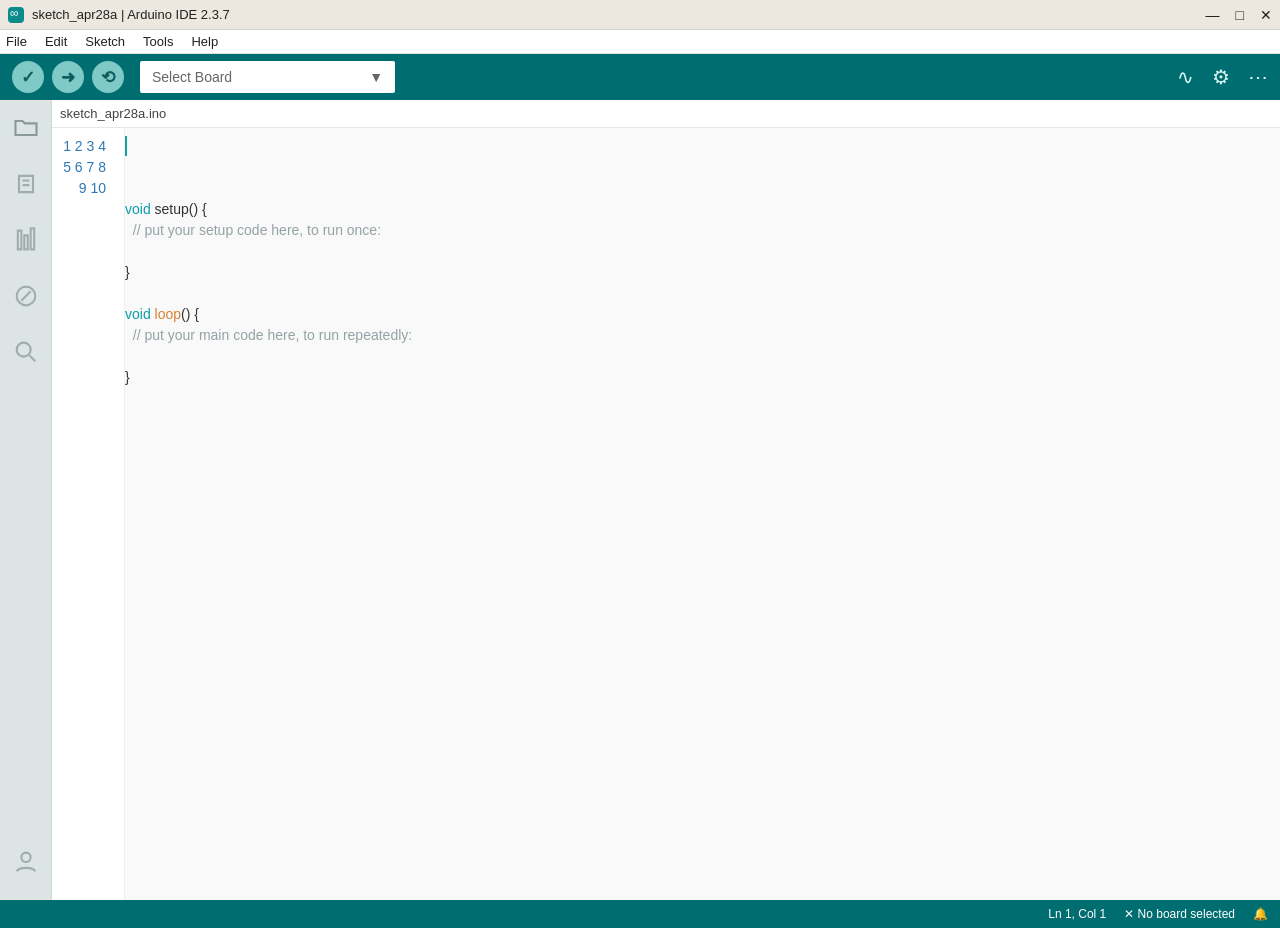
<file: file.html>
<!DOCTYPE html>
<html lang="en">
<head>
  <meta charset="UTF-8" />
  <meta name="viewport" content="width=device-width, initial-scale=1.0" />
  <title>sketch_apr28a | Arduino IDE 2.3.7</title>
  <style>
    * {
      margin: 0;
      padding: 0;
      box-sizing: border-box;
      font-family: "Segoe UI", Tahoma, Geneva, Verdana, sans-serif;
    }

    body {
      overflow: hidden;
      background: #ffffff;
    }

    /* WINDOW BAR */
    .window-bar {
      height: 30px;
      background: #ece8df;
      display: flex;
      align-items: center;
      justify-content: space-between;
      padding: 0 8px;
      border-bottom: 1px solid #d4d1ca;
      font-size: 13px;
      color: #222;
    }

    .window-left {
      display: flex;
      align-items: center;
      gap: 8px;
    }

    .arduino-icon {
      width: 16px;
      height: 16px;
      background: #0a8c8d;
      border-radius: 4px;
      position: relative;
    }

    .arduino-icon::before {
      content: "∞";
      color: white;
      font-size: 12px;
      position: absolute;
      top: -1px;
      left: 2px;
    }

    .window-controls {
      display: flex;
      align-items: center;
      gap: 16px;
      font-size: 14px;
      user-select: none;
    }

    /* MENU BAR */
    .menu-bar {
      height: 24px;
      background: #ffffff;
      display: flex;
      align-items: center;
      gap: 18px;
      padding: 0 6px;
      font-size: 13px;
      color: #222;
      border-bottom: 1px solid #e0e0e0;
    }

    .menu-item {
      cursor: pointer;
      padding: 2px 0;
    }

    .menu-item:hover {
      color: #006d70;
    }

    /* TOOLBAR */
    .toolbar {
      height: 46px;
      background: #006d70;
      display: flex;
      align-items: center;
      justify-content: space-between;
      padding: 0 12px;
    }

    .toolbar-left {
      display: flex;
      align-items: center;
      gap: 8px;
    }

    .round-btn {
      width: 32px;
      height: 32px;
      border-radius: 50%;
      background: #7fc9c7;
      display: flex;
      align-items: center;
      justify-content: center;
      color: #0b5d5f;
      font-size: 17px;
      font-weight: bold;
      cursor: pointer;
    }

    .board-select {
      width: 255px;
      height: 32px;
      background: #ffffff;
      margin-left: 8px;
      border-radius: 2px;
      display: flex;
      align-items: center;
      justify-content: space-between;
      padding: 0 12px;
      font-size: 14px;
      color: #666;
    }

    .toolbar-right {
      display: flex;
      align-items: center;
      gap: 18px;
      color: #d9f7f7;
      font-size: 20px;
    }

    /* MAIN */
    .main {
      display: flex;
      height: calc(100vh - 100px);
    }

    /* SIDEBAR */
    .sidebar {
      width: 52px;
      background: #dde5e4;
      border-right: 1px solid #cfd6d5;
      display: flex;
      flex-direction: column;
      align-items: center;
      position: relative;
    }

    .side-btn {
      width: 100%;
      height: 56px;
      display: flex;
      align-items: center;
      justify-content: center;
      cursor: pointer;
      color: #9ca8a8;
    }

    .side-btn svg {
      width: 28px;
      height: 28px;
      stroke: #a1adad;
      fill: none;
      stroke-width: 1.8;
    }

    .side-btn.active svg,
    .side-btn:hover svg {
      stroke: #8b9999;
    }

    .bottom-user {
      position: absolute;
      bottom: 10px;
      width: 100%;
    }

    /* CONTENT */
    .content {
      flex: 1;
      display: flex;
      flex-direction: column;
      background: #ffffff;
    }

    .tab-bar {
      height: 28px;
      display: flex;
      align-items: center;
      padding-left: 8px;
      border-bottom: 1px solid #e6e6e6;
      font-size: 13px;
      color: #444;
      background: #ffffff;
    }

    .editor-area {
      flex: 1;
      background: #ffffff;
      position: relative;
      overflow: hidden;
    }

    .editor-frame {
      width: 100%;
      height: 100%;
      border: none;
      display: block;
    }

    /* DEFAULT EDITOR SCREEN */
    .default-editor {
      display: flex;
      width: 100%;
      height: 100%;
    }

    .line-numbers {
      width: 72px;
      background: #ffffff;
      color: #2f78b5;
      text-align: right;
      padding-right: 18px;
      padding-top: 8px;
      font-size: 14px;
      line-height: 1.5;
      user-select: none;
    }

    .code-panel {
      flex: 1;
      background: #f9f9f9;
      padding-top: 8px;
      position: relative;
      font-family: Consolas, "Courier New", monospace;
      font-size: 14px;
      line-height: 1.5;
      color: #333;
      white-space: pre;
      border-left: 1px solid #efefef;
    }

    .cursor-line {
      position: absolute;
      top: 8px;
      left: 0;
      width: 2px;
      height: 20px;
      background: #16a0a3;
    }

    .code-content {
      padding-left: 0;
    }

    .kw {
      color: #0b9db0;
    }

    .comment {
      color: #95a2a6;
    }

    .orange {
      color: #d68033;
    }

    /* STATUS BAR */
    .status-bar {
      height: 28px;
      background: #006d70;
      display: flex;
      justify-content: flex-end;
      align-items: center;
      gap: 18px;
      padding: 0 12px;
      color: #ffffff;
      font-size: 12px;
    }

    .status-bar span {
      display: flex;
      align-items: center;
      gap: 5px;
    }
  </style>
</head>
<body>

  <!-- WINDOW BAR -->
  <div class="window-bar">
    <div class="window-left">
      <div class="arduino-icon"></div>
      <div>sketch_apr28a | Arduino IDE 2.3.7</div>
    </div>
    <div class="window-controls">
      <span>—</span>
      <span>□</span>
      <span>✕</span>
    </div>
  </div>

  <!-- MENU -->
  <div class="menu-bar">
    <div class="menu-item" onclick="openFilePage()">File</div>
    <div class="menu-item">Edit</div>
    <div class="menu-item">Sketch</div>
    <div class="menu-item">Tools</div>
    <div class="menu-item">Help</div>
  </div>

  <!-- TOOLBAR -->
  <div class="toolbar">
    <div class="toolbar-left">
      <div class="round-btn">✓</div>
      <div class="round-btn">➜</div>
      <div class="round-btn">⟲</div>

      <div class="board-select">
        <span>Select Board</span>
        <span>▼</span>
      </div>
    </div>

    <div class="toolbar-right">
      <span>∿</span>
      <span>⚙</span>
      <span>⋯</span>
    </div>
  </div>

  <!-- MAIN -->
  <div class="main">
    <!-- SIDEBAR -->
    <div class="sidebar">
      <!-- FOLDER ICON -->
      <div class="side-btn active" onclick="openFilePage()" title="Open File">
        <svg viewBox="0 0 24 24">
          <path d="M3 6h6l2 2h10v10H3z"></path>
        </svg>
      </div>

      <div class="side-btn">
        <svg viewBox="0 0 24 24">
          <path d="M6 5h12v14H6z"></path>
          <path d="M9 9h6M9 13h6"></path>
        </svg>
      </div>

      <div class="side-btn">
        <svg viewBox="0 0 24 24">
          <path d="M5 4h3v16H5zM10.5 8h3v12h-3zM16 2h3v18h-3z"></path>
        </svg>
      </div>

      <div class="side-btn">
        <svg viewBox="0 0 24 24">
          <circle cx="12" cy="12" r="8"></circle>
          <path d="M8 16l8-8"></path>
        </svg>
      </div>

      <div class="side-btn">
        <svg viewBox="0 0 24 24">
          <circle cx="10" cy="10" r="6"></circle>
          <path d="M15 15l5 5"></path>
        </svg>
      </div>

      <div class="bottom-user">
        <div class="side-btn">
          <svg viewBox="0 0 24 24">
            <circle cx="12" cy="8" r="4"></circle>
            <path d="M4 20c2-4 14-4 16 0"></path>
          </svg>
        </div>
      </div>
    </div>

    <!-- CONTENT -->
    <div class="content">
      <div class="tab-bar" id="tabTitle">sketch_apr28a.ino</div>

      <div class="editor-area" id="editorArea">
        <!-- default view -->
        <div class="default-editor" id="defaultEditor">
          <div class="line-numbers">1
2
3
4
5
6
7
8
9
10</div>

          <div class="code-panel">
            <div class="cursor-line"></div>
            <div class="code-content"><span class="kw">void</span> setup() {
  <span class="comment">// put your setup code here, to run once:</span>

}

<span class="kw">void</span> <span class="orange">loop</span>() {
  <span class="comment">// put your main code here, to run repeatedly:</span>

}</div>
          </div>
        </div>
      </div>
    </div>
  </div>

  <!-- STATUS -->
  <div class="status-bar">
    <span>Ln 1, Col 1</span>
    <span>✕ No board selected</span>
    <span>🔔</span>
  </div>

  <script>
    function openFilePage() {
      const editorArea = document.getElementById("editorArea");
      const tabTitle = document.getElementById("tabTitle");

      tabTitle.textContent = "file.html";

      editorArea.innerHTML = `
        <iframe src="file.html" class="editor-frame"></iframe>
      `;
    }
  </script>

</body>
</html>
</file>
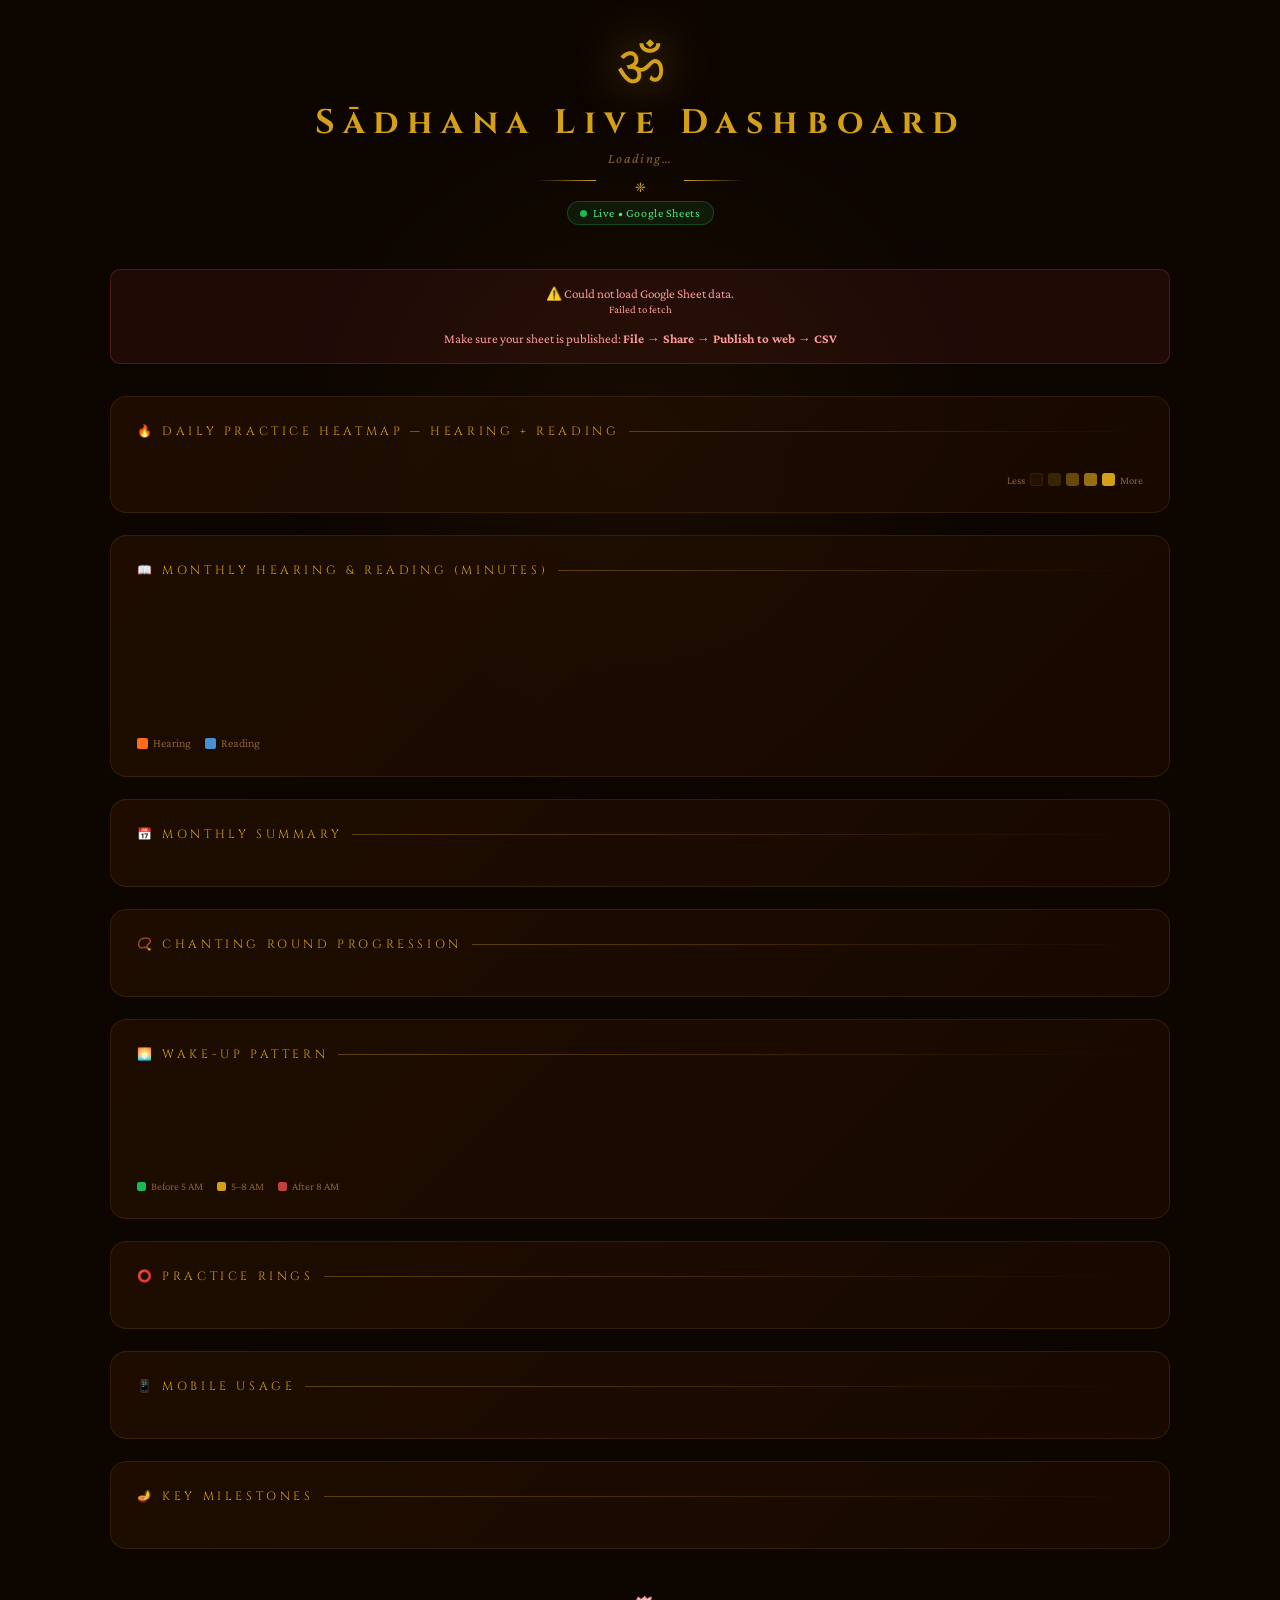
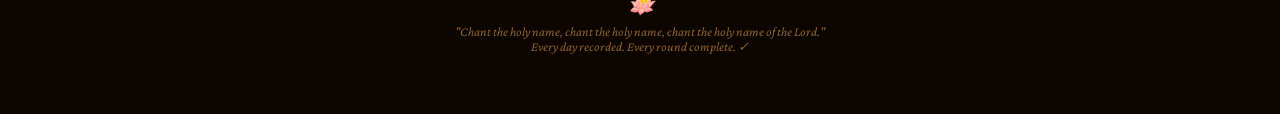
<file: sadhana_live.html>
<!DOCTYPE html>
<html lang="en">
<head>
<meta charset="UTF-8">
<meta name="viewport" content="width=device-width, initial-scale=1.0">
<title>Sādhana Live Dashboard</title>
<link href="https://fonts.googleapis.com/css2?family=Cinzel:wght@400;600;700&family=Crimson+Pro:ital,wght@0,300;0,400;1,300&display=swap" rel="stylesheet">
<style>
  :root {
    --saffron: #FF6B1A;
    --gold: #D4A017;
    --deep: #1A0A00;
    --dark: #0D0500;
    --mid: #2A1200;
    --amber: #FF9A3C;
    --cream: #FFF3DC;
    --muted: #8A6030;
    --blue: #4A8FD4;
    --green: #1DB954;
  }
  * { margin:0; padding:0; box-sizing:border-box; }
  body {
    background: var(--dark);
    color: var(--cream);
    font-family: 'Crimson Pro', serif;
    min-height: 100vh;
  }

  /* Radial bg glow */
  body::before {
    content:''; position:fixed; top:50%; left:50%;
    transform:translate(-50%,-50%);
    width:800px; height:800px;
    background: radial-gradient(circle, rgba(212,160,23,0.05) 0%, transparent 65%);
    pointer-events:none; z-index:0; border-radius:50%;
  }

  .page { position:relative; z-index:1; max-width:1100px; margin:0 auto; padding:36px 20px 60px; }

  /* LOADER */
  #loader {
    position:fixed; inset:0; background:var(--dark);
    display:flex; flex-direction:column; align-items:center; justify-content:center;
    z-index:999; transition:opacity 0.6s;
  }
  #loader .om { font-size:60px; color:var(--gold); animation:spin 2s linear infinite; display:block; }
  @keyframes spin { 0%{filter:drop-shadow(0 0 10px rgba(212,160,23,0.4))} 50%{filter:drop-shadow(0 0 30px rgba(212,160,23,0.9))} 100%{filter:drop-shadow(0 0 10px rgba(212,160,23,0.4))} }
  #loader p { color:var(--muted); font-style:italic; margin-top:12px; letter-spacing:0.15em; font-size:14px; }
  #loader.hidden { opacity:0; pointer-events:none; }

  /* HEADER */
  header { text-align:center; margin-bottom:44px; animation:fadeDown 0.8s ease both; }
  .om-big { font-size:56px; color:var(--gold); line-height:1; filter:drop-shadow(0 0 24px rgba(212,160,23,0.7)); animation:pulse 3s ease-in-out infinite; }
  @keyframes pulse { 0%,100%{filter:drop-shadow(0 0 20px rgba(212,160,23,0.6))} 50%{filter:drop-shadow(0 0 44px rgba(212,160,23,1))} }
  header h1 { font-family:'Cinzel',serif; font-size:clamp(20px,4vw,34px); color:var(--gold); letter-spacing:0.25em; margin:8px 0 4px; }
  header p { color:var(--muted); font-style:italic; font-size:14px; letter-spacing:0.1em; }
  .divider { display:flex; align-items:center; gap:14px; margin:14px auto 0; width:fit-content; }
  .divider span { width:60px; height:1px; }
  .divider span:first-child { background:linear-gradient(90deg,transparent,var(--gold)); }
  .divider span:last-child { background:linear-gradient(90deg,var(--gold),transparent); }

  /* SYNC badge */
  .sync-badge {
    display:inline-flex; align-items:center; gap:6px;
    background:rgba(29,185,84,0.1); border:1px solid rgba(29,185,84,0.3);
    border-radius:20px; padding:4px 12px; font-size:12px; color:#4AE87A;
    margin-top:10px; letter-spacing:0.05em;
  }
  .sync-dot { width:7px; height:7px; border-radius:50%; background:#1DB954; animation:blink 1.5s ease-in-out infinite; }
  @keyframes blink { 0%,100%{opacity:1} 50%{opacity:0.3} }

  @keyframes fadeDown { from{opacity:0;transform:translateY(-18px)} to{opacity:1;transform:translateY(0)} }
  @keyframes fadeUp { from{opacity:0;transform:translateY(18px)} to{opacity:1;transform:translateY(0)} }

  /* STAT CARDS */
  .stats-grid { display:grid; grid-template-columns:repeat(auto-fit,minmax(150px,1fr)); gap:14px; margin-bottom:32px; animation:fadeUp 0.8s 0.2s ease both; }
  .stat-card {
    background:linear-gradient(135deg,rgba(42,18,0,0.9),rgba(26,10,0,0.95));
    border:1px solid rgba(212,160,23,0.18); border-radius:12px;
    padding:18px 14px; text-align:center; position:relative; overflow:hidden;
    transition:transform 0.25s, border-color 0.25s;
  }
  .stat-card::before { content:''; position:absolute; top:0; left:0; right:0; height:2px; background:linear-gradient(90deg,transparent,var(--gold),transparent); }
  .stat-card:hover { transform:translateY(-4px); border-color:rgba(212,160,23,0.5); }
  .stat-icon { font-size:22px; margin-bottom:6px; }
  .stat-val { font-family:'Cinzel',serif; font-size:clamp(18px,3vw,26px); color:var(--gold); font-weight:700; }
  .stat-label { font-size:10px; color:var(--muted); letter-spacing:0.12em; text-transform:uppercase; margin-top:4px; }

  /* SECTION */
  .section {
    background:linear-gradient(135deg,rgba(42,18,0,0.6),rgba(26,10,0,0.85));
    border:1px solid rgba(212,160,23,0.13); border-radius:16px;
    padding:26px; margin-bottom:22px; animation:fadeUp 0.8s 0.35s ease both;
  }
  .sec-title {
    font-family:'Cinzel',serif; font-size:12px; letter-spacing:0.3em;
    color:var(--gold); text-transform:uppercase; margin-bottom:18px;
    display:flex; align-items:center; gap:10px;
  }
  .sec-title::after { content:''; flex:1; height:1px; background:linear-gradient(90deg,rgba(212,160,23,0.35),transparent); }

  /* HEATMAP */
  .heatmap-scroll { overflow-x:auto; padding-bottom:6px; }
  .heatmap { display:flex; flex-wrap:wrap; gap:4px; min-width:500px; }
  .hm-cell {
    width:26px; height:26px; border-radius:5px;
    position:relative; cursor:pointer; transition:transform 0.18s;
    flex-shrink:0;
  }
  .hm-cell:hover { transform:scale(1.35); z-index:10; }
  .hm-cell.l0 { background:rgba(42,18,0,0.8); border:1px solid rgba(212,160,23,0.08); }
  .hm-cell.l1 { background:rgba(212,160,23,0.18); }
  .hm-cell.l2 { background:rgba(212,160,23,0.42); }
  .hm-cell.l3 { background:rgba(212,160,23,0.68); }
  .hm-cell.l4 { background:rgba(212,160,23,1); box-shadow:0 0 8px rgba(212,160,23,0.55); }
  .hm-tip {
    display:none; position:absolute; bottom:calc(100% + 7px); left:50%; transform:translateX(-50%);
    background:var(--mid); border:1px solid var(--gold); border-radius:6px;
    padding:5px 9px; font-size:11px; color:var(--cream); white-space:nowrap; z-index:100;
  }
  .hm-cell:hover .hm-tip { display:block; }
  .hm-legend { display:flex; align-items:center; gap:5px; margin-top:10px; justify-content:flex-end; font-size:11px; color:var(--muted); }
  .hm-legend div { width:13px; height:13px; border-radius:3px; }

  /* BAR CHART */
  .bar-chart { display:flex; gap:5px; align-items:flex-end; height:130px; }
  .bar-group { flex:1; display:flex; flex-direction:column; align-items:center; gap:4px; min-width:0; }
  .bar-wrap { width:100%; display:flex; align-items:flex-end; height:100px; gap:3px; }
  .bar { flex:1; border-radius:4px 4px 0 0; min-height:2px; cursor:pointer; transition:filter 0.2s; }
  .bar:hover { filter:brightness(1.4); }
  .bar.h { background:linear-gradient(to top,var(--saffron),var(--amber)); }
  .bar.r { background:linear-gradient(to top,#3A7FC4,#7BB8F0); }
  .bar-lbl { font-size:9px; color:var(--muted); text-align:center; white-space:nowrap; overflow:hidden; }

  /* MONTH GRID */
  .month-grid { display:grid; grid-template-columns:repeat(auto-fit,minmax(130px,1fr)); gap:11px; }
  .month-block {
    background:rgba(26,10,0,0.7); border:1px solid rgba(212,160,23,0.14);
    border-radius:10px; padding:13px 11px;
    transition:border-color 0.25s, transform 0.25s;
  }
  .month-block:hover { border-color:rgba(212,160,23,0.4); transform:translateY(-2px); }
  .month-name { font-family:'Cinzel',serif; font-size:10px; letter-spacing:0.2em; color:var(--gold); margin-bottom:9px; }
  .mstat { display:flex; justify-content:space-between; font-size:11px; margin-bottom:3px; color:var(--muted); }
  .mstat span:last-child { color:var(--cream); }
  .prog { height:3px; background:rgba(212,160,23,0.1); border-radius:2px; margin-top:7px; overflow:hidden; }
  .prog-fill { height:100%; border-radius:2px; background:linear-gradient(90deg,var(--gold),var(--amber)); }

  /* CHANTING PHASES */
  .phases { display:flex; gap:12px; flex-wrap:wrap; }
  .phase {
    flex:1; min-width:130px;
    background:rgba(26,10,0,0.6); border:1px solid rgba(212,160,23,0.2);
    border-radius:10px; padding:16px; text-align:center;
  }
  .phase-rds { font-family:'Cinzel',serif; font-size:32px; color:var(--gold); }
  .phase-sub { font-size:10px; color:var(--muted); letter-spacing:0.1em; margin:2px 0 6px; }
  .phase-dates { font-size:11px; color:var(--cream); }
  .phase-days { font-size:12px; color:var(--amber); margin-top:4px; }

  /* WAKE CHART */
  .wake-chart { display:flex; align-items:flex-end; gap:3px; height:90px; }
  .wake-bar {
    flex:1; border-radius:3px 3px 0 0; min-height:2px; min-width:0;
    cursor:pointer; position:relative;
  }
  .wake-bar.early { background:linear-gradient(to top,#1DB954,#4AE87A); }
  .wake-bar.mid   { background:linear-gradient(to top,var(--gold),var(--amber)); }
  .wake-bar.late  { background:linear-gradient(to top,#C04040,#FF7A7A); }
  .wake-bar:hover .hm-tip { display:block; }

  /* RINGS */
  .rings-row { display:flex; gap:20px; flex-wrap:wrap; justify-content:center; }
  .ring-wrap { display:flex; flex-direction:column; align-items:center; gap:7px; }
  .ring-label { font-size:10px; color:var(--muted); letter-spacing:0.1em; text-transform:uppercase; }
  .ring-val { font-family:'Cinzel',serif; font-size:15px; color:var(--gold); }
  svg.ring { transform:rotate(-90deg); }
  svg.ring circle { fill:none; stroke-linecap:round; }

  /* TIMELINE */
  .timeline { position:relative; padding-left:40px; }
  .tl-line { position:absolute; left:18px; top:0; bottom:0; width:1px; background:linear-gradient(to bottom,var(--gold),transparent); }
  .tl-item { display:flex; gap:14px; margin-bottom:18px; position:relative; }
  .tl-dot { position:absolute; left:-29px; top:3px; width:12px; height:12px; border-radius:50%; background:var(--gold); border:2px solid var(--dark); box-shadow:0 0 10px rgba(212,160,23,0.6); }
  .tl-date { font-family:'Cinzel',serif; font-size:10px; color:var(--gold); white-space:nowrap; min-width:90px; padding-top:2px; }
  .tl-text { font-size:13px; color:var(--cream); }
  .tl-text strong { color:var(--amber); }

  /* MOBILE ROW */
  .mob-row { display:flex; gap:14px; flex-wrap:wrap; }
  .mob-card { flex:1; min-width:110px; text-align:center; padding:16px 10px;
    background:rgba(26,10,0,0.6); border:1px solid rgba(212,160,23,0.14); border-radius:10px; }
  .mob-val { font-family:'Cinzel',serif; font-size:22px; color:var(--amber); }
  .mob-lbl { font-size:10px; color:var(--muted); margin-top:4px; }

  /* ERROR */
  .error-box { background:rgba(192,64,64,0.1); border:1px solid rgba(192,64,64,0.3); border-radius:10px; padding:16px; color:#FF9A9A; font-size:13px; text-align:center; }

  footer { text-align:center; margin-top:44px; font-style:italic; color:var(--muted); font-size:13px; }
  footer .lotus { font-size:22px; display:block; margin-bottom:6px; }
</style>
</head>
<body>

<!-- LOADER -->
<div id="loader">
  <span class="om">ॐ</span>
  <p>Fetching your Sādhana data…</p>
</div>

<div class="page" id="app" style="opacity:0;transition:opacity 0.6s">

  <header>
    <div class="om-big">ॐ</div>
    <h1>Sādhana Live Dashboard</h1>
    <p id="dateRange">Loading…</p>
    <div class="divider"><span></span><span style="color:var(--gold);font-size:13px">❈</span><span></span></div>
    <div style="margin-top:10px">
      <span class="sync-badge"><span class="sync-dot"></span>Live • Google Sheets</span>
    </div>
  </header>

  <div class="stats-grid" id="statsGrid"></div>

  <div class="section">
    <div class="sec-title">🔥 Daily Practice Heatmap — Hearing + Reading</div>
    <div class="heatmap-scroll"><div class="heatmap" id="heatmap"></div></div>
    <div class="hm-legend">
      Less
      <div style="background:rgba(42,18,0,0.8);border:1px solid rgba(212,160,23,0.1)"></div>
      <div style="background:rgba(212,160,23,0.18)"></div>
      <div style="background:rgba(212,160,23,0.42)"></div>
      <div style="background:rgba(212,160,23,0.68)"></div>
      <div style="background:rgba(212,160,23,1)"></div>
      More
    </div>
  </div>

  <div class="section">
    <div class="sec-title">📖 Monthly Hearing &amp; Reading (minutes)</div>
    <div class="bar-chart" id="monthlyBars"></div>
    <div style="display:flex;gap:14px;margin-top:10px;font-size:12px;color:var(--muted)">
      <span style="display:flex;align-items:center;gap:5px"><span style="width:11px;height:11px;border-radius:2px;background:var(--saffron);display:inline-block"></span>Hearing</span>
      <span style="display:flex;align-items:center;gap:5px"><span style="width:11px;height:11px;border-radius:2px;background:var(--blue);display:inline-block"></span>Reading</span>
    </div>
  </div>

  <div class="section">
    <div class="sec-title">📅 Monthly Summary</div>
    <div class="month-grid" id="monthGrid"></div>
  </div>

  <div class="section">
    <div class="sec-title">📿 Chanting Round Progression</div>
    <div class="phases" id="phases"></div>
  </div>

  <div class="section">
    <div class="sec-title">🌅 Wake-Up Pattern</div>
    <div class="wake-chart" id="wakeChart"></div>
    <div style="display:flex;gap:14px;margin-top:10px;font-size:11px;color:var(--muted)">
      <span style="display:flex;align-items:center;gap:5px"><span style="width:9px;height:9px;border-radius:2px;background:#1DB954;display:inline-block"></span>Before 5 AM</span>
      <span style="display:flex;align-items:center;gap:5px"><span style="width:9px;height:9px;border-radius:2px;background:var(--gold);display:inline-block"></span>5–8 AM</span>
      <span style="display:flex;align-items:center;gap:5px"><span style="width:9px;height:9px;border-radius:2px;background:#C04040;display:inline-block"></span>After 8 AM</span>
    </div>
  </div>

  <div class="section">
    <div class="sec-title">⭕ Practice Rings</div>
    <div class="rings-row" id="rings"></div>
  </div>

  <div class="section">
    <div class="sec-title">📱 Mobile Usage</div>
    <div class="mob-row" id="mobRow"></div>
  </div>

  <div class="section">
    <div class="sec-title">🪔 Key Milestones</div>
    <div class="timeline">
      <div class="tl-line"></div>
      <div id="milestones"></div>
    </div>
  </div>

  <footer>
    <span class="lotus">🪷</span>
    "Chant the holy name, chant the holy name, chant the holy name of the Lord."<br>
    Every day recorded. Every round complete. ✓
  </footer>
</div>

<script>
const SHEET_CSV = "https://docs.google.com/spreadsheets/d/e/2PACX-1vRoyUszFu7zBrONHTjBdD_cCdySDDpvMAO3jOcStdRmI4-8xpAlUHYpFEp-DnwC8IhEXAFByheb-XTr/pub?output=csv";

// ── CSV parser ──────────────────────────────────────────────
function parseCSV(text) {
  const lines = text.trim().split('\n');
  const headers = lines[0].split(',').map(h => h.trim());
  const rows = [];
  for (let i = 1; i < lines.length; i++) {
    const cols = lines[i].split(',').map(c => c.trim());
    if (!cols[0] || cols[0] === '') continue;
    const obj = {};
    headers.forEach((h, idx) => obj[h] = cols[idx] || '');
    rows.push(obj);
  }
  return rows;
}

// ── Parse minutes from "XX min" or "XXh.XXm" etc ───────────
function parseMins(s) {
  if (!s) return 0;
  s = s.toString().trim();
  const m1 = s.match(/^(\d+)\s*min/i);
  if (m1) return parseInt(m1[1]);
  const m2 = s.match(/^(\d+)h[.\s]?(\d+)/i);
  if (m2) return parseInt(m2[1]) * 60 + parseInt(m2[2]);
  const m3 = s.match(/^(\d+)/);
  if (m3) return parseInt(m3[1]);
  return 0;
}

// ── Parse wake hour ─────────────────────────────────────────
function parseWake(s) {
  if (!s) return 8;
  s = s.toString().trim();
  const m = s.match(/(\d+)[.:,](\d+)\s*(AM|PM)/i);
  if (!m) return 8;
  let h = parseInt(m[1]), mn = parseInt(m[2]), ap = m[3].toUpperCase();
  if (ap === 'PM' && h !== 12) h += 12;
  if (ap === 'AM' && h === 12) h = 0;
  return h + mn / 60;
}

// ── Parse mobile mins from "Xh.Ym" ─────────────────────────
function parseMobile(s) {
  if (!s) return 0;
  s = s.toString().trim();
  const m = s.match(/(\d+)h[.\s]?(\d+)/i);
  if (m) return parseInt(m[1]) * 60 + parseInt(m[2]);
  const m2 = s.match(/(\d+)/);
  if (m2) return parseInt(m2[1]);
  return 0;
}

// ── Parse chanting rounds ───────────────────────────────────
function parseRounds(s) {
  if (!s) return 0;
  const m = s.match(/(\d+)/);
  return m ? parseInt(m[1]) : 0;
}

// ── Get month key from DD/MM/YY ─────────────────────────────
function monthKey(dateStr) {
  if (!dateStr) return '';
  const p = dateStr.split('/');
  if (p.length < 3) return '';
  return `${p[1]}/${p[2]}`;
}
function monthLabel(key) {
  const months = ['Jan','Feb','Mar','Apr','May','Jun','Jul','Aug','Sep','Oct','Nov','Dec'];
  const p = key.split('/');
  const m = parseInt(p[0]) - 1;
  return `${months[m]} '${p[1]}`;
}

// ── SVG Ring ────────────────────────────────────────────────
function makeRing(pct, color, label, val, size = 72) {
  const r = (size - 12) / 2, circ = 2 * Math.PI * r;
  const dash = circ * Math.min(pct, 100) / 100;
  return `<div class="ring-wrap">
    <svg class="ring" width="${size}" height="${size}" viewBox="0 0 ${size} ${size}">
      <circle cx="${size/2}" cy="${size/2}" r="${r}" stroke="rgba(212,160,23,0.1)" stroke-width="9"/>
      <circle cx="${size/2}" cy="${size/2}" r="${r}" stroke="${color}" stroke-width="9"
        stroke-dasharray="${dash} ${circ - dash}"/>
    </svg>
    <div class="ring-val">${val}</div>
    <div class="ring-label">${label}</div>
  </div>`;
}

// ── MAIN ────────────────────────────────────────────────────
async function loadAndRender() {
  try {
    const resp = await fetch(SHEET_CSV);
    if (!resp.ok) throw new Error('Fetch failed');
    const text = await resp.text();
    const rows = parseCSV(text);

    // Filter rows that have a date and at least chanting rounds
    const data = rows.filter(r => r['Date'] && r['Date'].match(/\d+\/\d+\/\d+/));

    if (data.length === 0) throw new Error('No data found');

    // Build structured array
    const entries = data.map(r => ({
      date: r['Date'] || '',
      wake: r['Wake up time'] || '',
      arathi: parseMins(r['Arathi in min']),
      rounds: parseRounds(r['Chanting Rounds']),
      hearing: parseMins(r['Hearing']),
      reading: parseMins(r['Reading']),
      mobile: parseMobile(r['Mobile used']),
    })).filter(e => e.rounds > 0);

    render(entries);

  } catch (err) {
    document.getElementById('loader').classList.add('hidden');
    document.getElementById('app').style.opacity = '1';
    document.getElementById('statsGrid').innerHTML =
      `<div class="error-box">⚠️ Could not load Google Sheet data.<br><small>${err.message}</small><br><br>
      Make sure your sheet is published: <b>File → Share → Publish to web → CSV</b></div>`;
  }
}

function render(entries) {
  const total = entries.length;
  const totalH = entries.reduce((a, e) => a + e.hearing, 0);
  const totalR = entries.reduce((a, e) => a + e.reading, 0);
  const mobEntries = entries.filter(e => e.mobile > 0);
  const avgMob = mobEntries.length ? mobEntries.reduce((a, e) => a + e.mobile, 0) / mobEntries.length : 0;
  const earlyDays = entries.filter(e => parseWake(e.wake) < 5).length;
  const hearDays = entries.filter(e => e.hearing > 0).length;
  const readDays = entries.filter(e => e.reading > 0).length;

  // Date range
  document.getElementById('dateRange').textContent =
    `${entries[0].date} – ${entries[entries.length-1].date}`;

  // Stat cards
  const statsData = [
    { icon:'📅', val: total, label:'Days Recorded' },
    { icon:'📿', val: total+'+', label:'Days Consistent' },
    { icon:'👂', val: Math.round(totalH/60)+'h', label:'Total Hearing' },
    { icon:'📖', val: Math.round(totalR/60)+'h', label:'Total Reading' },
    { icon:'🌅', val: earlyDays, label:'Before 5 AM' },
    { icon:'📱', val: Math.round(avgMob/60)+'h', label:'Avg Mobile/Day' },
  ];
  document.getElementById('statsGrid').innerHTML = statsData.map(s =>
    `<div class="stat-card">
      <div class="stat-icon">${s.icon}</div>
      <div class="stat-val">${s.val}</div>
      <div class="stat-label">${s.label}</div>
    </div>`).join('');

  // Heatmap
  document.getElementById('heatmap').innerHTML = entries.map(e => {
    const t = e.hearing + e.reading;
    const lvl = t === 0 ? 'l0' : t <= 20 ? 'l1' : t <= 60 ? 'l2' : t <= 120 ? 'l3' : 'l4';
    return `<div class="hm-cell ${lvl}"><div class="hm-tip">${e.date}<br>Hear: ${e.hearing}m · Read: ${e.reading}m</div></div>`;
  }).join('');

  // Monthly aggregation
  const monthMap = {};
  entries.forEach(e => {
    const k = monthKey(e.date);
    if (!k) return;
    if (!monthMap[k]) monthMap[k] = { h: 0, r: 0, days: 0, early: 0 };
    monthMap[k].h += e.hearing;
    monthMap[k].r += e.reading;
    monthMap[k].days++;
    if (parseWake(e.wake) < 5) monthMap[k].early++;
  });
  const mKeys = Object.keys(monthMap);
  const maxBar = Math.max(...mKeys.map(k => monthMap[k].h + monthMap[k].r), 1);

  // Monthly bars
  document.getElementById('monthlyBars').innerHTML = mKeys.map(k => {
    const hh = Math.round(monthMap[k].h / maxBar * 95);
    const rr = Math.round(monthMap[k].r / maxBar * 95);
    return `<div class="bar-group">
      <div class="bar-wrap">
        <div class="bar h" style="height:${hh}px" title="${monthLabel(k)} Hearing: ${monthMap[k].h}min"></div>
        <div class="bar r" style="height:${rr}px" title="${monthLabel(k)} Reading: ${monthMap[k].r}min"></div>
      </div>
      <div class="bar-lbl">${monthLabel(k).split(' ')[0]}</div>
    </div>`;
  }).join('');

  // Monthly grid
  document.getElementById('monthGrid').innerHTML = mKeys.map(k => {
    const d = monthMap[k];
    const avgH = d.days ? Math.round(d.h / d.days) : 0;
    const avgR = d.days ? Math.round(d.r / d.days) : 0;
    const pct = Math.round((d.h + d.r) / maxBar * 100);
    return `<div class="month-block">
      <div class="month-name">${monthLabel(k)}</div>
      <div class="mstat"><span>Days</span><span>${d.days}</span></div>
      <div class="mstat"><span>Avg Hear</span><span>${avgH}m</span></div>
      <div class="mstat"><span>Avg Read</span><span>${avgR}m</span></div>
      <div class="mstat"><span>Pre-5AM</span><span>${d.early}</span></div>
      <div class="prog"><div class="prog-fill" style="width:${pct}%"></div></div>
    </div>`;
  }).join('');

  // Chanting phases
  const phaseMap = {};
  entries.forEach(e => {
    const r = e.rounds;
    if (!phaseMap[r]) phaseMap[r] = { start: e.date, end: e.date, days: 0 };
    phaseMap[r].end = e.date;
    phaseMap[r].days++;
  });
  document.getElementById('phases').innerHTML = Object.keys(phaseMap).sort((a,b)=>+a-+b).map(r => {
    const p = phaseMap[r];
    return `<div class="phase">
      <div class="phase-rds">${r}</div>
      <div class="phase-sub">Rounds / Day</div>
      <div class="phase-dates">${p.start} – ${p.end}</div>
      <div class="phase-days">${p.days} days</div>
    </div>`;
  }).join('');

  // Wake chart
  document.getElementById('wakeChart').innerHTML = entries.map(e => {
    const h = parseWake(e.wake);
    const cls = h < 5 ? 'early' : h < 8 ? 'mid' : 'late';
    const barH = Math.max(4, Math.round((14 - h) / 10 * 80));
    return `<div class="wake-bar ${cls}" style="height:${barH}px">
      <div class="hm-tip">${e.date}<br>${e.wake}</div>
    </div>`;
  }).join('');

  // Rings
  document.getElementById('rings').innerHTML =
    makeRing(Math.round(hearDays/total*100), '#FF6B1A', 'Hearing Days', hearDays) +
    makeRing(Math.round(readDays/total*100), '#4A8FD4', 'Reading Days', readDays) +
    makeRing(Math.round(earlyDays/total*100), '#1DB954', 'Pre-5 AM', earlyDays) +
    makeRing(100, 'var(--gold)', 'Rounds Done', total+'+');

  // Mobile
  const totalMob = entries.reduce((a,e)=>a+e.mobile,0);
  const maxMob = Math.max(...entries.map(e=>e.mobile));
  const lowMobDays = entries.filter(e=>e.mobile>0 && e.mobile<300).length;
  document.getElementById('mobRow').innerHTML = [
    { val: Math.round(totalMob/60)+'h', lbl:'Total Usage' },
    { val: Math.round(avgMob/60)+'h', lbl:'Daily Avg' },
    { val: Math.round(maxMob/60)+'h', lbl:'Peak Day' },
    { val: lowMobDays, lbl:'Days Under 5h' },
  ].map(m => `<div class="mob-card"><div class="mob-val">${m.val}</div><div class="mob-lbl">${m.lbl}</div></div>`).join('');

  // Milestones — auto-detected
  const milestones = [];
  milestones.push({ date: entries[0].date, text: `Journey begins • <strong>${entries[0].rounds} rounds</strong>/day` });
  let prevRounds = entries[0].rounds;
  entries.forEach(e => {
    if (e.rounds !== prevRounds) {
      milestones.push({ date: e.date, text: `Rounds increased to <strong>${e.rounds} rounds</strong>/day` });
      prevRounds = e.rounds;
    }
  });
  const maxHear = entries.reduce((a,e) => e.hearing > a.hearing ? e : a, entries[0]);
  milestones.push({ date: maxHear.date, text: `Peak hearing session — <strong>${maxHear.hearing} minutes</strong>` });
  milestones.push({ date: entries[entries.length-1].date, text: `Latest entry — <strong>${total} days</strong> of recorded practice` });
  milestones.sort((a,b) => a.date.localeCompare(b.date));
  document.getElementById('milestones').innerHTML = milestones.map(m =>
    `<div class="tl-item"><div class="tl-dot"></div>
     <div class="tl-date">${m.date}</div>
     <div class="tl-text">${m.text}</div></div>`).join('');

  // Show app
  document.getElementById('loader').classList.add('hidden');
  document.getElementById('app').style.opacity = '1';
}

loadAndRender();
</script>
</body>
</html>
</file>
